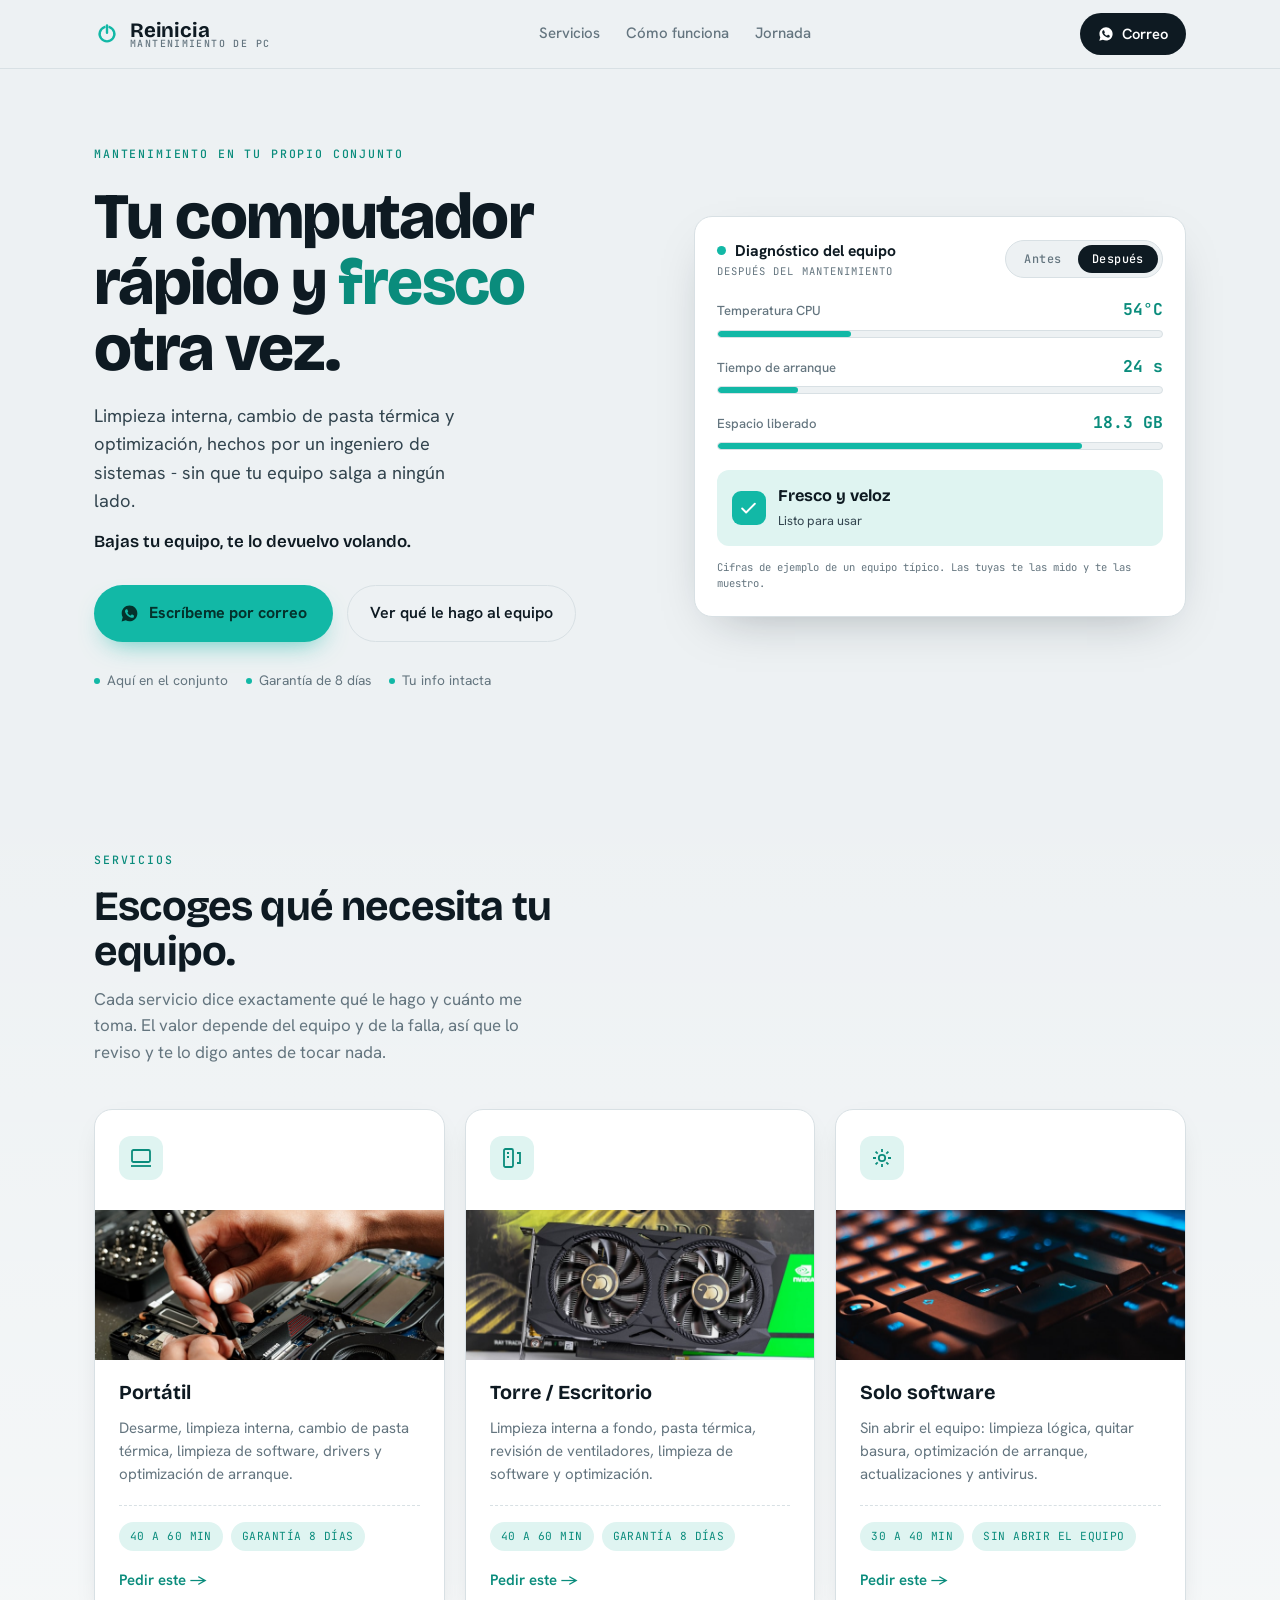
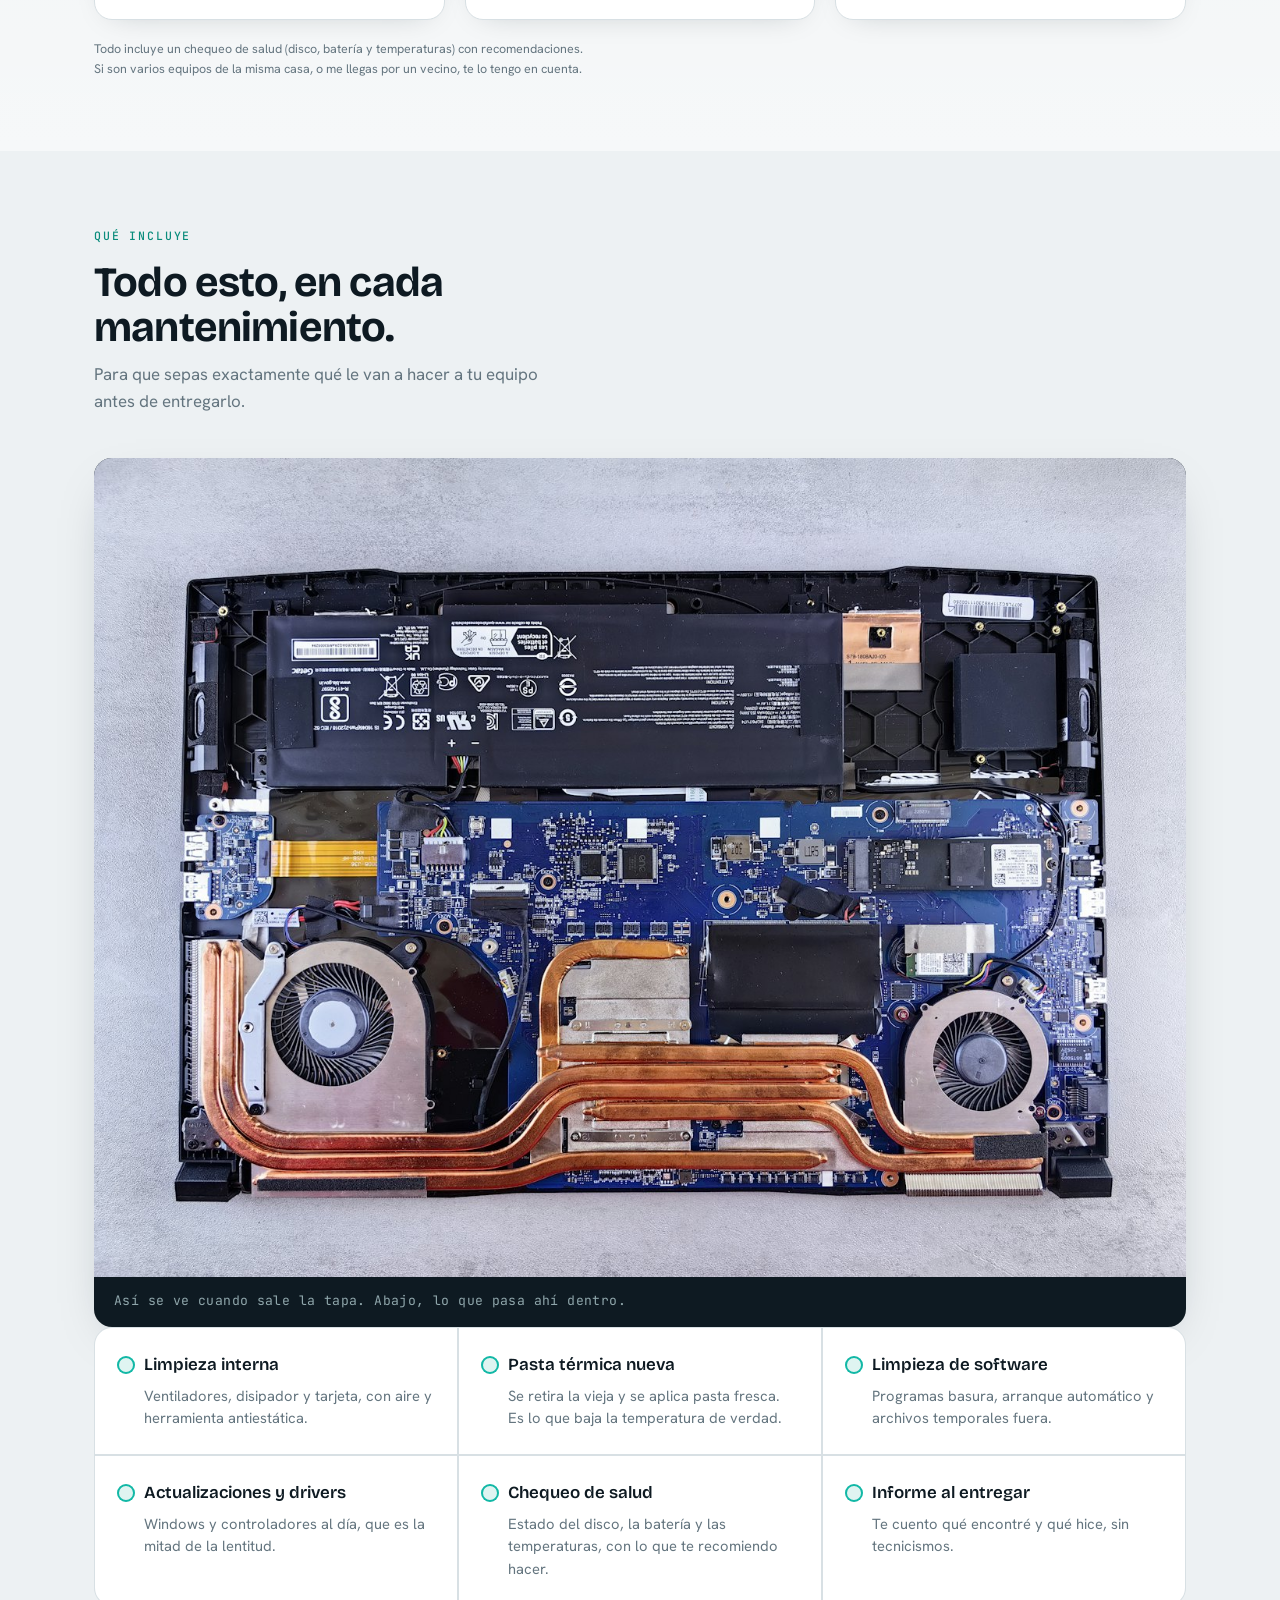
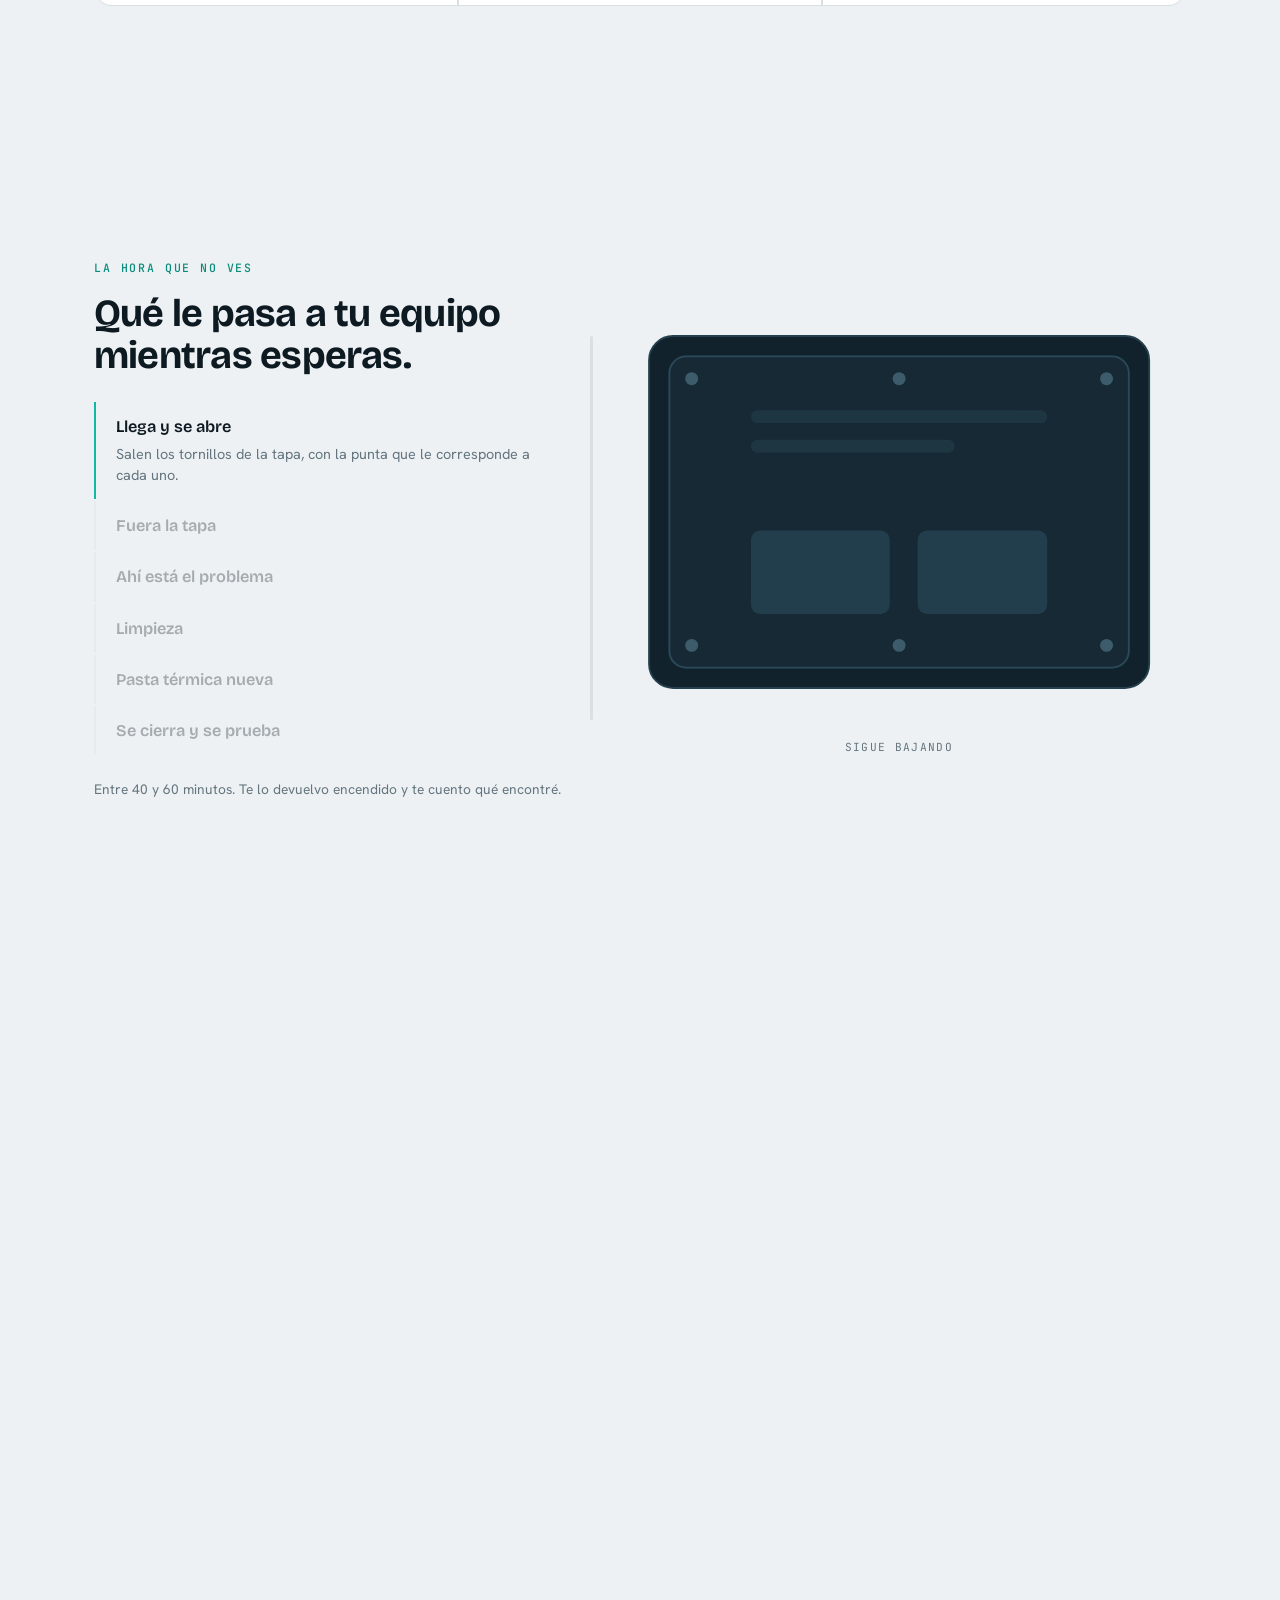
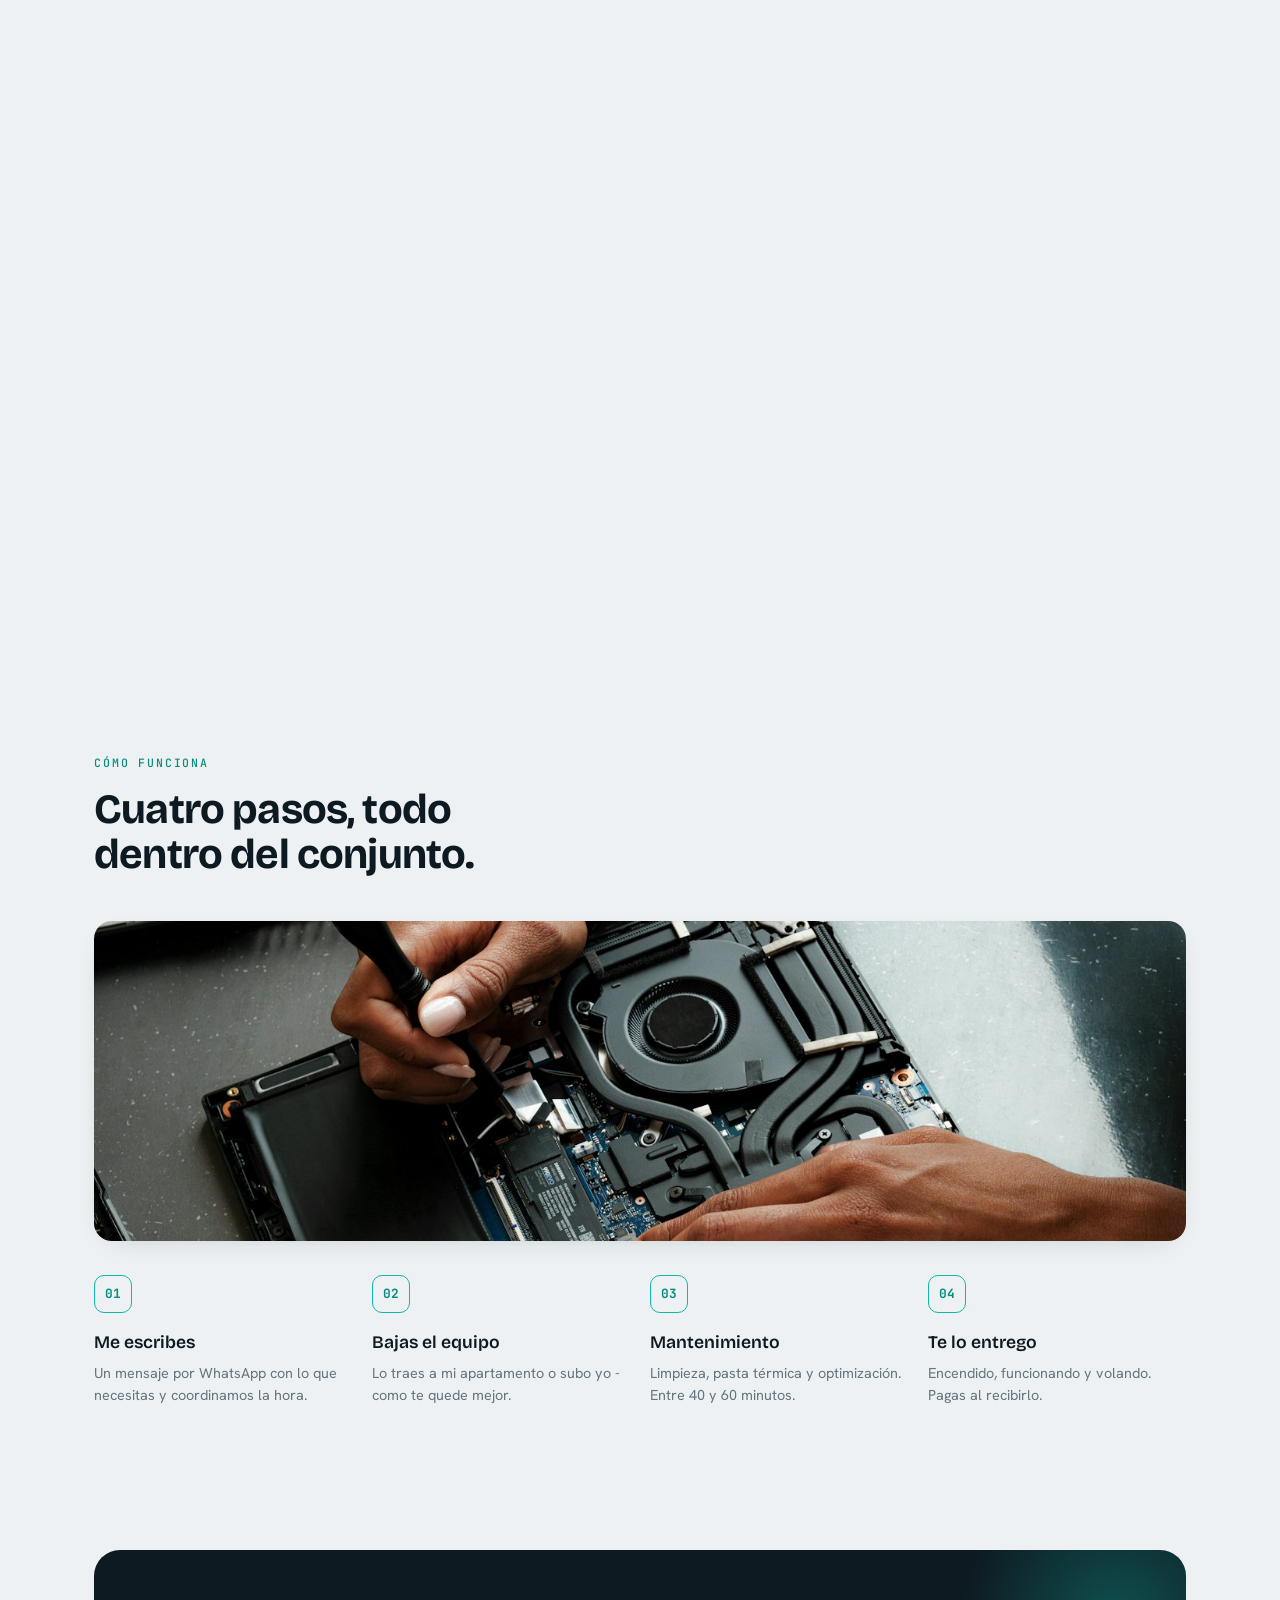
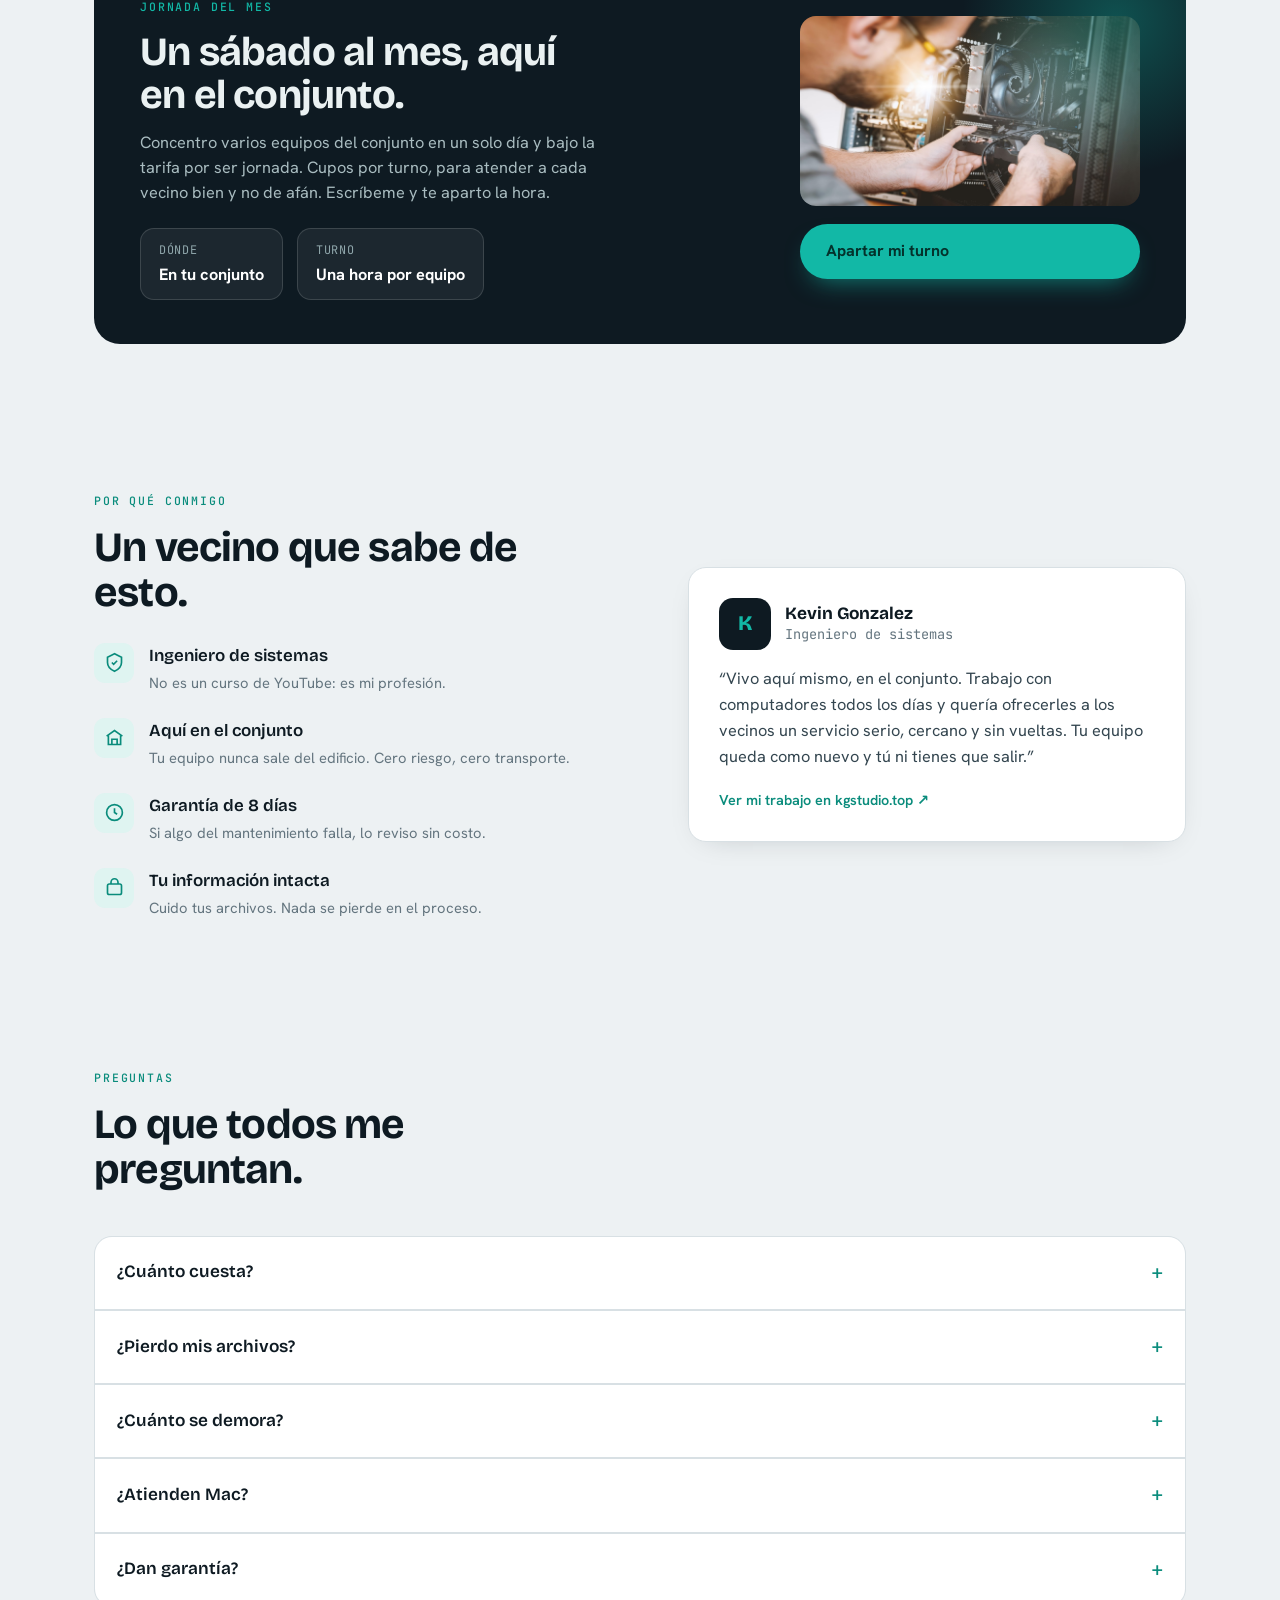
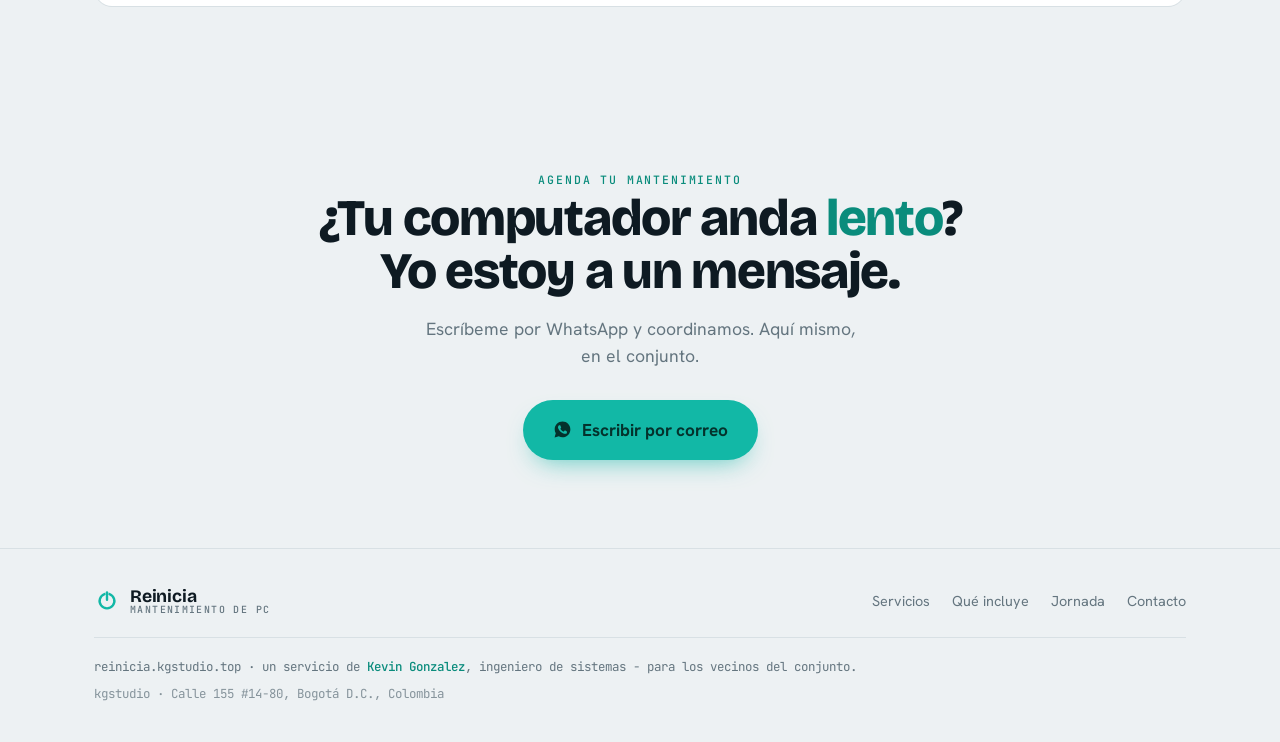
<file: index.html>
<!DOCTYPE html>
<html lang="es">
<head>
<meta charset="UTF-8">
<meta name="viewport" content="width=device-width, initial-scale=1.0, viewport-fit=cover">
<title>Mantenimiento de computadores en Bogotá · Reinicia (kgstudio)</title>
<!-- 204 caracteres se cortaban a 160 en el resultado de busqueda. Esta cabe. -->
<meta name="description" content="Mantenimiento de computadores a domicilio en Bogotá, hecho por un ingeniero de sistemas. Reviso el equipo, te digo qué tiene y qué vale antes de tocarlo. Garantía de 8 días.">
<link rel="canonical" href="https://reinicia.kgstudio.top/">
<meta name="author" content="Kevin Gonzalez">
<meta name="robots" content="index, follow, max-image-preview:large, max-snippet:-1">
<meta name="geo.region" content="CO-DC">
<meta name="geo.placename" content="Bogotá">
<meta property="og:type" content="website">
<meta property="og:url" content="https://reinicia.kgstudio.top/">
<meta property="og:site_name" content="Reinicia · kgstudio">
<meta property="og:title" content="Reinicia · Mantenimiento de computadores en Bogotá">
<meta property="og:image" content="https://reinicia.kgstudio.top/og.png">
<meta property="og:image:width" content="1200">
<meta property="og:image:height" content="630">
<meta property="og:image:alt" content="reinicia - mantenimiento de computadores a domicilio en Bogotá">
<meta name="twitter:card" content="summary_large_image">
<meta name="twitter:image" content="https://reinicia.kgstudio.top/og.png">
<meta property="og:description" content="Limpieza, pasta térmica y optimización, con garantía de 8 días. Lo hace un ingeniero de sistemas, no un local de esquina.">
<meta property="og:locale" content="es_CO">
<meta name="theme-color" content="#12B8A6">
<link rel="icon" href="data:image/svg+xml,%3Csvg xmlns='http://www.w3.org/2000/svg' viewBox='0 0 120 120'%3E%3Crect width='120' height='120' rx='26' fill='%230E1A22'/%3E%3Cg fill='none' stroke='%2312B8A6' stroke-width='11' stroke-linecap='round'%3E%3Cpath d='M71.6 28.1 A34 34 0 1 1 48.4 28.1'/%3E%3Cline x1='60' y1='20' x2='60' y2='54'/%3E%3C/g%3E%3C/svg%3E">
<link rel="preconnect" href="https://fonts.googleapis.com">
<link rel="preconnect" href="https://fonts.gstatic.com" crossorigin>
<link href="https://fonts.googleapis.com/css2?family=Bricolage+Grotesque:opsz,wght@12..96,500;12..96,600;12..96,700;12..96,800&family=Hanken+Grotesk:wght@400;500;600;700&family=JetBrains+Mono:wght@400;500;700&display=swap" rel="stylesheet">
<link rel="stylesheet" href="styles.css">

<!--
  El negocio se declara con el mismo `@id` que en kgstudio.top y con el mismo
  nombre y dirección que la ficha de Google Business ("kgstudio", Calle 155
  #14-80). Esa terna -nombre, dirección, sitio web idénticos en los tres
  lados- es lo que hace que Google una la ficha del mapa con esta página.
  Si cambias uno, cambia los tres o el vínculo se rompe.

  Reinicia no es otro negocio: es el servicio de mantenimiento que presta
  kgstudio, y así está escrito abajo.
-->
<script type="application/ld+json">
{
  "@context": "https://schema.org",
  "@graph": [
    {
      "@type": "ProfessionalService",
      "@id": "https://kgstudio.top/#kgstudio",
      "additionalType": "https://en.wikipedia.org/wiki/Computer_repair_technician",
      "name": "kgstudio",
      "alternateName": ["KG Studio", "Reinicia"],
      "url": "https://kgstudio.top/",
      "description": "Mantenimiento de computadores y desarrollo de software en Bogotá, a cargo del ingeniero de sistemas Kevin Gonzalez.",
      "email": "kgagudelo@gmail.com",
      "currenciesAccepted": "COP",
      "paymentAccepted": "Efectivo, Nequi, Daviplata, transferencia",
      "knowsLanguage": ["es", "en"],
      "address": {
        "@type": "PostalAddress",
        "streetAddress": "Calle 155 #14-80",
        "addressLocality": "Bogotá",
        "addressRegion": "Bogotá D.C.",
        "addressCountry": "CO"
      },
      "areaServed": { "@type": "City", "name": "Bogotá", "containedInPlace": { "@type": "Country", "name": "Colombia" } },
      "founder": { "@id": "https://kgstudio.top/#kevin" },
      "employee": { "@id": "https://kgstudio.top/#kevin" },
      "identifier": {
        "@type": "PropertyValue",
        "propertyID": "Google Knowledge Graph MID",
        "value": "/g/11zds2s_mr"
      },
      "sameAs": [
        "https://www.google.com/search?kgmid=/g/11zds2s_mr",
        "https://github.com/revkelo",
        "https://www.linkedin.com/in/kagonzalezdev"
      ],
      "makesOffer": { "@id": "https://reinicia.kgstudio.top/#servicio" }
    },
    {
      "@type": "Person",
      "@id": "https://kgstudio.top/#kevin",
      "name": "Kevin Gonzalez",
      "alternateName": "kagonzalezdev",
      "url": "https://kgstudio.top/",
      "jobTitle": "Ingeniero de sistemas",
      "sameAs": [
        "https://github.com/revkelo",
        "https://www.linkedin.com/in/kagonzalezdev"
      ]
    },
    {
      "@type": "Service",
      "@id": "https://reinicia.kgstudio.top/#servicio",
      "name": "Reinicia - mantenimiento de computadores",
      "serviceType": "Mantenimiento y reparación de computadores",
      "url": "https://reinicia.kgstudio.top/",
      "description": "Limpieza interna, cambio de pasta térmica, limpieza de software, drivers, optimización de arranque y chequeo de salud del equipo. Con garantía de 8 días.",
      "provider": { "@id": "https://kgstudio.top/#kgstudio" },
      "areaServed": { "@type": "City", "name": "Bogotá" },
      "availableLanguage": "es",
      "hasOfferCatalog": {
        "@type": "OfferCatalog",
        "name": "Mantenimiento de computadores",
        "itemListElement": [
          {
            "@type": "Offer",
            "name": "Mantenimiento de portátil",
            "description": "Desarme, limpieza interna, cambio de pasta térmica, limpieza de software, drivers y optimización de arranque.",
            "availability": "https://schema.org/InStock"
          },
          {
            "@type": "Offer",
            "name": "Mantenimiento de torre o computador de escritorio",
            "description": "Limpieza interna a fondo, pasta térmica, revisión de ventiladores, limpieza de software y optimización.",
            "availability": "https://schema.org/InStock"
          },
          {
            "@type": "Offer",
            "name": "Mantenimiento solo software",
            "description": "Sin abrir el equipo: limpieza lógica, quitar basura, optimización de arranque, actualizaciones y antivirus.",
            "availability": "https://schema.org/InStock"
          }
        ]
      }
    },
    {
      "@type": "WebPage",
      "@id": "https://reinicia.kgstudio.top/#pagina",
      "url": "https://reinicia.kgstudio.top/",
      "name": "Mantenimiento de computadores en Bogotá · Reinicia",
      "inLanguage": "es-CO",
      "about": { "@id": "https://reinicia.kgstudio.top/#servicio" },
      "author": { "@id": "https://kgstudio.top/#kevin" },
      "publisher": { "@id": "https://kgstudio.top/#kgstudio" }
    }
  ]
}
</script>

<script type="application/ld+json">
{
  "@context": "https://schema.org",
  "@type": "FAQPage",
  "@id": "https://reinicia.kgstudio.top/#faq",
  "url": "https://reinicia.kgstudio.top/",
  "inLanguage": "es-CO",
  "about": { "@id": "https://reinicia.kgstudio.top/#servicio" },
  "mainEntity": [
    { "@type": "Question", "name": "¿Cuánto cuesta?", "acceptedAnswer": { "@type": "Answer", "text": "Depende del equipo y de la falla. Escríbeme, reviso el caso y te doy el valor exacto antes de tocar nada. Preguntar no cuesta." } },
    { "@type": "Question", "name": "¿Pierdo mis archivos?", "acceptedAnswer": { "@type": "Answer", "text": "No. Antes de formatear o cambiar un disco hago una copia de tus documentos, fotos y descargas, y te la entrego junto con el equipo." } },
    { "@type": "Question", "name": "¿Cuánto se demora?", "acceptedAnswer": { "@type": "Answer", "text": "El mantenimiento toma entre 40 y 60 minutos. Si hay que cambiar una pieza, depende del repuesto y te aviso el tiempo cuando te paso el precio." } },
    { "@type": "Question", "name": "¿Dan garantía?", "acceptedAnswer": { "@type": "Answer", "text": "Sí. El mantenimiento queda garantizado 8 días. Si algo falla por lo que hice, lo reviso sin costo." } }
  ]
}
</script>
</head>
<body>

<a class="skip" href="#servicios">Ir a los servicios</a>

<!-- NAV -->
<header class="nav">
  <div class="wrap nav-inner">
    <a class="brand" href="#top">
      <svg class="logo-mark" viewBox="0 0 120 120" aria-hidden="true"><g fill="none" stroke="#12B8A6" stroke-width="11" stroke-linecap="round"><path d="M71.6 28.1 A34 34 0 1 1 48.4 28.1"/><line x1="60" y1="20" x2="60" y2="54"/></g></svg>
      <span class="brand-text">Reinicia<small>Mantenimiento de PC</small></span>
    </a>

    <nav class="nav-links" aria-label="Secciones">
      <a href="#servicios">Servicios</a>
      <a href="#proceso">Cómo funciona</a>
      <a href="#jornada">Jornada</a>
    </nav>

    <!-- `data-alt` es el texto que se usa mientras no haya numero: el boton
         cae al correo y lo dice, en vez de prometer un WhatsApp que no abre. -->
    <a class="nav-cta" data-wa data-alt="Correo" data-msg="Hola Kevin, quiero agendar un mantenimiento de mi computador.">
      <svg viewBox="0 0 24 24" fill="currentColor" aria-hidden="true"><path d="M12.04 2c-5.46 0-9.9 4.44-9.9 9.9 0 1.75.46 3.45 1.32 4.95L2 22l5.3-1.38c1.45.79 3.08 1.21 4.74 1.21 5.46 0 9.9-4.44 9.9-9.9S17.5 2 12.04 2zm5.8 14.02c-.24.68-1.4 1.3-1.94 1.34-.5.05-1.13.07-1.82-.11-.42-.13-.96-.31-1.65-.61-2.9-1.25-4.8-4.17-4.94-4.37-.15-.2-1.18-1.57-1.18-2.99s.75-2.12 1.01-2.41c.27-.29.58-.36.78-.36.19 0 .39 0 .56.01.18.01.42-.07.66.5.24.58.82 2 .89 2.14.07.15.12.32.02.51-.09.2-.14.32-.27.49-.14.17-.29.37-.41.5-.14.14-.28.29-.12.57.16.28.71 1.17 1.53 1.9 1.05.94 1.94 1.23 2.22 1.37.27.14.43.12.59-.07.16-.2.68-.79.86-1.06.18-.27.36-.22.61-.13.24.09 1.55.73 1.82.86.27.14.45.2.51.31.07.11.07.63-.17 1.31z"/></svg>
      <span data-rotulo>WhatsApp</span>
    </a>
  </div>
</header>

<main id="top">

<!-- HERO -->
<section class="hero">
  <div class="wrap hero-grid">
    <div>
      <span class="eyebrow">Mantenimiento en tu propio conjunto</span>
      <h1>Tu computador<br>rápido y <span class="cool">fresco</span> otra vez.</h1>
      <p class="lead">Limpieza interna, cambio de pasta térmica y optimización, hechos por un ingeniero de sistemas - sin que tu equipo salga a ningún lado.</p>
      <p class="sig">Bajas tu equipo, te lo devuelvo volando.</p>
      <div class="hero-ctas">
        <a class="btn-primary" data-wa data-alt="Escríbeme por correo" data-msg="Hola Kevin, quiero agendar un mantenimiento de mi computador.">
          <svg viewBox="0 0 24 24" fill="currentColor" aria-hidden="true"><path d="M12.04 2c-5.46 0-9.9 4.44-9.9 9.9 0 1.75.46 3.45 1.32 4.95L2 22l5.3-1.38c1.45.79 3.08 1.21 4.74 1.21 5.46 0 9.9-4.44 9.9-9.9S17.5 2 12.04 2zm5.8 14.02c-.24.68-1.4 1.3-1.94 1.34-.5.05-1.13.07-1.82-.11-.42-.13-.96-.31-1.65-.61-2.9-1.25-4.8-4.17-4.94-4.37-.15-.2-1.18-1.57-1.18-2.99s.75-2.12 1.01-2.41c.27-.29.58-.36.78-.36.19 0 .39 0 .56.01.18.01.42-.07.66.5.24.58.82 2 .89 2.14.07.15.12.32.02.51-.09.2-.14.32-.27.49-.14.17-.29.37-.41.5-.14.14-.28.29-.12.57.16.28.71 1.17 1.53 1.9 1.05.94 1.94 1.23 2.22 1.37.27.14.43.12.59-.07.16-.2.68-.79.86-1.06.18-.27.36-.22.61-.13.24.09 1.55.73 1.82.86.27.14.45.2.51.31.07.11.07.63-.17 1.31z"/></svg>
          <span data-rotulo>Escríbeme por WhatsApp</span>
        </a>
        <a class="btn-ghost" href="#incluye">Ver qué le hago al equipo</a>
      </div>
      <div class="hero-tags">
        <span>Aquí en el conjunto</span>
        <span>Garantía de 8 días</span>
        <span>Tu info intacta</span>
      </div>
    </div>

    <!-- FIRMA: tarjeta de diagnóstico -->
    <div class="diag" id="diag">
      <div class="diag-top">
        <div>
          <div class="diag-title"><span class="pulse" aria-hidden="true"></span>Diagnóstico del equipo</div>
          <div class="diag-sub" id="diagSub">Después del mantenimiento</div>
        </div>
        <div class="toggle" role="group" aria-label="Ver antes o después del mantenimiento">
          <button type="button" id="btnAntes" aria-pressed="false">Antes</button>
          <button type="button" id="btnDespues" class="on" aria-pressed="true">Después</button>
        </div>
      </div>

      <div class="diag-rows">
        <div class="row">
          <div class="row-head"><span class="row-label">Temperatura CPU</span><span class="row-val cool" id="vTemp">54°C</span></div>
          <div class="meter"><i id="mTemp"></i></div>
        </div>
        <div class="row">
          <div class="row-head"><span class="row-label">Tiempo de arranque</span><span class="row-val cool" id="vBoot">24 s</span></div>
          <div class="meter"><i id="mBoot"></i></div>
        </div>
        <div class="row">
          <div class="row-head"><span class="row-label">Espacio liberado</span><span class="row-val cool" id="vDisk">18.3 GB</span></div>
          <div class="meter"><i id="mDisk"></i></div>
        </div>
      </div>

      <div class="diag-status" id="status">
        <div class="ico" id="statusIco">
          <svg viewBox="0 0 24 24" fill="none" stroke="currentColor" stroke-width="2.4" stroke-linecap="round" stroke-linejoin="round"><path d="M20 6 9 17l-5-5"/></svg>
        </div>
        <div><b id="statusTitle">Fresco y veloz</b><span id="statusSub">Listo para usar</span></div>
      </div>

      <p class="diag-foot">Cifras de ejemplo de un equipo típico. Las tuyas te las mido y te las muestro.</p>
    </div>

  </div>
</section>

<!-- SERVICIOS -->
<section class="services" id="servicios">
  <div class="wrap">
    <div class="sec-head reveal">
      <span class="eyebrow">Servicios</span>
      <h2>Escoges qué necesita tu equipo.</h2>
      <p>Cada servicio dice exactamente qué le hago y cuánto me toma. El valor depende del equipo y de la falla, así que lo reviso y te lo digo antes de tocar nada.</p>
    </div>
    <div class="svc-grid">

      <div class="card reveal">
        <div class="ic"><svg viewBox="0 0 24 24" fill="none" stroke="currentColor" stroke-width="1.8" aria-hidden="true"><rect x="3" y="4" width="18" height="12" rx="1.5"/><path d="M2 20h20"/></svg></div>
        <img class="svc-foto" src="img/svc-portatil.jpg" alt="Un portátil abierto sobre la mesa de trabajo, con sus componentes a la vista." width="760" height="420" loading="lazy" decoding="async">
        <h3>Portátil</h3>
        <p>Desarme, limpieza interna, cambio de pasta térmica, limpieza de software, drivers y optimización de arranque.</p>
        <div class="card-meta"><span class="chip">40 a 60 min</span><span class="chip">Garantía 8 días</span></div>
        <a class="card-cta" data-wa data-msg="Hola Kevin, quiero un mantenimiento para mi portátil.">Pedir este →</a>
      </div>

      <div class="card reveal">
        <div class="ic"><svg viewBox="0 0 24 24" fill="none" stroke="currentColor" stroke-width="1.8" aria-hidden="true"><rect x="4" y="3" width="9" height="18" rx="1.5"/><path d="M17 7h3v10h-3M7 7h2M7 11h2"/></svg></div>
        <img class="svc-foto" src="img/svc-torre.jpg" alt="Primer plano del ventilador de refrigeración de una tarjeta dentro de una torre." width="760" height="420" loading="lazy" decoding="async">
        <h3>Torre / Escritorio</h3>
        <p>Limpieza interna a fondo, pasta térmica, revisión de ventiladores, limpieza de software y optimización.</p>
        <div class="card-meta"><span class="chip">40 a 60 min</span><span class="chip">Garantía 8 días</span></div>
        <a class="card-cta" data-wa data-msg="Hola Kevin, quiero un mantenimiento para mi torre de escritorio.">Pedir este →</a>
      </div>

      <div class="card reveal">
        <div class="ic"><svg viewBox="0 0 24 24" fill="none" stroke="currentColor" stroke-width="1.8" aria-hidden="true"><path d="M12 3v3M12 18v3M3 12h3M18 12h3M5.6 5.6l2.1 2.1M16.3 16.3l2.1 2.1M18.4 5.6l-2.1 2.1M7.7 16.3l-2.1 2.1"/><circle cx="12" cy="12" r="3.2"/></svg></div>
        <img class="svc-foto" src="img/svc-software.jpg" alt="Primer plano de un teclado de computador iluminado." width="760" height="420" loading="lazy" decoding="async">
        <h3>Solo software</h3>
        <p>Sin abrir el equipo: limpieza lógica, quitar basura, optimización de arranque, actualizaciones y antivirus.</p>
        <div class="card-meta"><span class="chip">30 a 40 min</span><span class="chip">Sin abrir el equipo</span></div>
        <a class="card-cta" data-wa data-msg="Hola Kevin, quiero el servicio de solo software.">Pedir este →</a>
      </div>

    </div>
    <p class="price-note reveal">Todo incluye un chequeo de salud (disco, batería y temperaturas) con recomendaciones. Si son varios equipos de la misma casa, o me llegas por un vecino, te lo tengo en cuenta.</p>
  </div>
</section>

<!-- QUÉ INCLUYE -->
<section id="incluye">
  <div class="wrap">
    <div class="sec-head reveal">
      <span class="eyebrow">Qué incluye</span>
      <h2>Todo esto, en cada mantenimiento.</h2>
      <p>Para que sepas exactamente qué le van a hacer a tu equipo antes de entregarlo.</p>
    </div>

    <!-- ── EL CORTE ─────────────────────────────────────────────────────
         La página era una lista de cosas que pasan dentro de una tapa que
         el dueño del equipo nunca abre. Este es el mismo texto, dibujado:
         dónde está cada pieza que se toca y por qué se calienta.

         Va dibujado y no fotografiado a propósito. Una foto de un portátil
         destapado es de un portátil concreto -el de alguien- y aquí no hay
         ninguno que enseñar; el dibujo señala lo que hace falta señalar y
         no envejece con el modelo. -->
    <figure class="corte-foto solo">
      <img src="img/placa-desmontada.jpg" alt="Un portátil destapado por debajo: la batería arriba, la placa azul en el medio y los dos ventiladores unidos por los tubos de cobre del disipador."
           width="1400" height="1050" loading="lazy" decoding="async">
      <figcaption>Así se ve cuando sale la tapa. Abajo, lo que pasa ahí dentro.</figcaption>
    </figure>

    <ul class="checks">
      <li class="reveal"><b>Limpieza interna</b><span>Ventiladores, disipador y tarjeta, con aire y herramienta antiestática.</span></li>
      <li class="reveal"><b>Pasta térmica nueva</b><span>Se retira la vieja y se aplica pasta fresca. Es lo que baja la temperatura de verdad.</span></li>
      <li class="reveal"><b>Limpieza de software</b><span>Programas basura, arranque automático y archivos temporales fuera.</span></li>
      <li class="reveal"><b>Actualizaciones y drivers</b><span>Windows y controladores al día, que es la mitad de la lentitud.</span></li>
      <li class="reveal"><b>Chequeo de salud</b><span>Estado del disco, la batería y las temperaturas, con lo que te recomiendo hacer.</span></li>
      <li class="reveal"><b>Informe al entregar</b><span>Te cuento qué encontré y qué hice, sin tecnicismos.</span></li>
    </ul>
  </div>
</section>

<!-- ── LA SECUENCIA ─────────────────────────────────────────────────
     La hora de mantenimiento, cuadro a cuadro, y la que manda es la rueda
     del ratón: la sección se queda quieta mientras se scrollea y el dibujo
     avanza de paso en paso. Es lo que el dueño del equipo no ve nunca,
     porque pasa con la tapa fuera y él no está delante.

     Los seis cuadros comparten el mismo chasis dibujado; lo que cambia es
     qué capas se ven. Así no hay seis dibujos que se contradigan entre
     ellos cuando uno se retoca, que es lo que pasa con una animación hecha
     de seis imágenes sueltas. -->
<section id="mantenimiento" class="secuencia" aria-labelledby="secuencia-h">
  <div class="secuencia-alto">
    <div class="secuencia-fija">
      <div class="wrap secuencia-cuerpo">

        <div class="secuencia-texto">
          <span class="eyebrow">La hora que no ves</span>
          <h2 id="secuencia-h">Qué le pasa a tu equipo mientras esperas.</h2>

          <ol class="secuencia-pasos">
            <li data-paso="0"><b>Llega y se abre</b><span>Salen los tornillos de la tapa, con la punta que le corresponde a cada uno.</span></li>
            <li data-paso="1"><b>Fuera la tapa</b><span>Aparece lo de adentro: ventiladores, disipador, disco y batería.</span></li>
            <li data-paso="2"><b>Ahí está el problema</b><span>El polvo tapa las aletas del disipador. El aire caliente deja de salir.</span></li>
            <li data-paso="3"><b>Limpieza</b><span>Aire a presión y pincel antiestático, ventilador por ventilador.</span></li>
            <li data-paso="4"><b>Pasta térmica nueva</b><span>Se retira la vieja, que ya está seca, y se aplica pasta fresca al procesador.</span></li>
            <li data-paso="5"><b>Se cierra y se prueba</b><span>Vuelve la tapa, enciende, y se mira la temperatura con el equipo trabajando.</span></li>
          </ol>

          <p class="secuencia-pie">Entre 40 y 60 minutos. Te lo devuelvo encendido y te cuento qué encontré.</p>
        </div>

        <div class="secuencia-lienzo">
          <div class="secuencia-rail" aria-hidden="true"><span></span></div>

          <svg viewBox="0 0 620 460" class="maq" role="img" aria-labelledby="maq-t maq-d">
            <title id="maq-t">Un mantenimiento, paso a paso</title>
            <desc id="maq-d">El portátil se destapa, se le quita el polvo del disipador y los
              ventiladores, se le cambia la pasta térmica del procesador y se cierra otra vez.</desc>

            <!-- El chasis, que está en los seis cuadros -->
            <rect x="40" y="40" width="540" height="380" rx="26" fill="#12222C" stroke="#24404E" stroke-width="2"/>
            <rect x="62" y="62" width="496" height="336" rx="18" fill="#0E1A22" stroke="#1E3642" stroke-width="1.5"/>

            <!-- Lo de adentro: aparece cuando sale la tapa -->
            <g class="capa adentro">
              <rect x="88" y="250" width="230" height="110" rx="12" fill="#162A35" stroke="#2A4A5A" stroke-width="1.5"/>
              <rect x="104" y="266" width="60" height="78" rx="6" fill="#1C3542"/>
              <rect x="172" y="266" width="60" height="78" rx="6" fill="#1C3542"/>
              <rect x="240" y="266" width="62" height="78" rx="6" fill="#1C3542"/>
              <rect x="88" y="96" width="150" height="76" rx="10" fill="#162A35" stroke="#2A4A5A" stroke-width="1.5"/>
              <circle cx="163" cy="134" r="24" fill="none" stroke="#2A4A5A" stroke-width="1.5"/>
              <rect x="258" y="100" width="132" height="24" rx="5" fill="#162A35" stroke="#2A4A5A" stroke-width="1.5"/>
              <rect x="258" y="136" width="132" height="24" rx="5" fill="#162A35" stroke="#2A4A5A" stroke-width="1.5"/>

              <!-- El disipador: el tubo que va del procesador al ventilador -->
              <path d="M372 250 L372 190 Q372 172 390 172 L470 172" fill="none" stroke="#12B8A6" stroke-width="14" stroke-linecap="round" opacity=".5"/>
              <path d="M372 250 L372 190 Q372 172 390 172 L470 172" fill="none" stroke="#12B8A6" stroke-width="5" stroke-linecap="round"/>
              <g class="aletas" stroke="#2A4A5A" stroke-width="2">
                <path d="M408 154v36M422 154v36M436 154v36M450 154v36M464 154v36"/>
              </g>

              <!-- El ventilador -->
              <circle cx="470" cy="250" r="62" fill="#162A35" stroke="#2A4A5A" stroke-width="1.5"/>
              <circle cx="470" cy="250" r="50" fill="#0E1A22" stroke="#24404E" stroke-width="1.5"/>
              <g class="aspas" fill="none" stroke="#12B8A6" stroke-width="4" stroke-linecap="round" opacity=".85">
                <path d="M470 250 C487 231 497 228 504 235 C489 238 482 243 470 250"/>
                <path d="M470 250 C489 267 492 277 485 284 C482 268 477 261 470 250"/>
                <path d="M470 250 C451 269 441 272 434 265 C450 262 457 257 470 250"/>
                <path d="M470 250 C451 233 448 223 455 216 C458 232 463 239 470 250"/>
              </g>
              <circle cx="470" cy="250" r="10" fill="#12B8A6"/>

              <!-- El procesador y su pasta -->
              <rect x="336" y="250" width="72" height="72" rx="8" fill="#1C3542" stroke="#2A4A5A" stroke-width="1.5"/>
              <g class="pasta-vieja">
                <rect x="352" y="266" width="40" height="40" rx="4" fill="#7E7468"/>
                <g stroke="#5E564C" stroke-width="1.6" fill="none">
                  <path d="M356 276h14l6 8-8 10M382 270l-6 12 10 6M360 296l8-4"/>
                </g>
              </g>
              <g class="pasta-nueva">
                <rect x="352" y="266" width="40" height="40" rx="4" fill="#C9D6DA"/>
                <circle cx="372" cy="286" r="9" fill="#E8EFF1"/>
              </g>
            </g>

            <!-- El polvo: se ve en cuanto se abre y se va con la limpieza -->
            <g class="capa polvo" fill="#8A7F6E">
              <circle cx="415" cy="160" r="4"/><circle cx="429" cy="176" r="3.2"/>
              <circle cx="443" cy="158" r="3.6"/><circle cx="457" cy="178" r="4.2"/>
              <circle cx="466" cy="160" r="3"/><circle cx="436" cy="192" r="3.4"/>
              <circle cx="452" cy="222" r="4"/><circle cx="488" cy="228" r="3.4"/>
              <circle cx="500" cy="262" r="4.4"/><circle cx="482" cy="290" r="3.6"/>
              <circle cx="446" cy="284" r="3"/><circle cx="430" cy="246" r="3.8"/>
              <circle cx="398" cy="176" r="3"/><circle cx="470" cy="200" r="3.2"/>
            </g>

            <!-- La tapa, que sale en el cuadro 2 y vuelve en el 6 -->
            <g class="capa tapa">
              <rect x="62" y="62" width="496" height="336" rx="18" fill="#162934" stroke="#2A4A5A" stroke-width="2"/>
              <rect x="150" y="120" width="320" height="14" rx="7" fill="#1E3642"/>
              <rect x="150" y="152" width="220" height="14" rx="7" fill="#1E3642"/>
              <g fill="#223E4C">
                <rect x="150" y="250" width="150" height="90" rx="10"/>
                <rect x="330" y="250" width="140" height="90" rx="10"/>
              </g>
            </g>

            <!-- Los tornillos: salen en el cuadro 1 -->
            <g class="capa tornillos" fill="#3C5C6B">
              <circle class="t" cx="86" cy="86" r="7"/>
              <circle class="t" cx="534" cy="86" r="7"/>
              <circle class="t" cx="86" cy="374" r="7"/>
              <circle class="t" cx="534" cy="374" r="7"/>
              <circle class="t" cx="310" cy="86" r="7"/>
              <circle class="t" cx="310" cy="374" r="7"/>
            </g>

            <!-- El termómetro, que baja cuando el trabajo está hecho -->
            <g class="capa termo">
              <rect x="404" y="352" width="152" height="46" rx="14" fill="#0B161D" stroke="#24404E" stroke-width="1.5"/>
              <text class="termo-num termo-antes" x="480" y="383" text-anchor="middle">86°C</text>
              <text class="termo-num termo-despues" x="480" y="383" text-anchor="middle">54°C</text>
            </g>
          </svg>

          <p class="secuencia-nota" aria-hidden="true">Sigue bajando</p>
        </div>

      </div>
    </div>
  </div>
</section>

<!-- PROCESO -->
<section id="proceso">
  <div class="wrap">
    <div class="sec-head reveal">
      <span class="eyebrow">Cómo funciona</span>
      <h2>Cuatro pasos, todo dentro del conjunto.</h2>
    </div>
    <figure class="proceso-foto reveal">
      <img src="img/portatil-abierto.jpg" alt="Dos manos con un destornillador trabajando sobre un portátil abierto, con la tapa y el juego de puntas al lado."
           width="1400" height="1867" loading="lazy" decoding="async">
    </figure>
    <div class="steps">
      <div class="step reveal"><div class="num">01</div><h4>Me escribes</h4><p>Un mensaje por WhatsApp con lo que necesitas y coordinamos la hora.</p></div>
      <div class="step reveal"><div class="num">02</div><h4>Bajas el equipo</h4><p>Lo traes a mi apartamento o subo yo - como te quede mejor.</p></div>
      <div class="step reveal"><div class="num">03</div><h4>Mantenimiento</h4><p>Limpieza, pasta térmica y optimización. Entre 40 y 60 minutos.</p></div>
      <div class="step reveal"><div class="num">04</div><h4>Te lo entrego</h4><p>Encendido, funcionando y volando. Pagas al recibirlo.</p></div>
    </div>
  </div>
</section>

<!-- JORNADA -->
<section id="jornada">
  <div class="wrap reveal">
    <div class="jornada-wrap">
      <div class="jornada-inner">
        <div class="txt">
          <span class="eyebrow">Jornada del mes</span>
          <h2>Un sábado al mes, aquí en el conjunto.</h2>
          <p>Concentro varios equipos del conjunto en un solo día y bajo la tarifa por ser jornada. Cupos por turno, para atender a cada vecino bien y no de afán. Escríbeme y te aparto la hora.</p>
          <div class="jornada-prices">
            <div class="jchip"><div class="l">Dónde</div><div class="v">En tu conjunto</div></div>
            <div class="jchip"><div class="l">Turno</div><div class="v">Una hora por equipo</div></div>
          </div>
        </div>
        <div class="jornada-lado">
          <img src="img/torre-ventilador.jpg" alt="Un técnico ajustando el disipador y el ventilador dentro de una torre abierta."
               width="1400" height="933" loading="lazy" decoding="async">
          <a class="btn-primary" data-wa data-msg="Hola Kevin, quiero apartar un turno para la jornada del mes.">Apartar mi turno</a>
        </div>
      </div>
    </div>
  </div>
</section>


<!-- CONFIANZA -->
<section id="confianza">
  <div class="wrap trust-grid">
    <div class="reveal">
      <div class="sec-head trust-head">
        <span class="eyebrow">Por qué conmigo</span>
        <h2>Un vecino que sabe de esto.</h2>
      </div>
      <div class="trust-list">
        <div class="trust-item"><div class="ic"><svg viewBox="0 0 24 24" fill="none" stroke="currentColor" stroke-width="1.9" aria-hidden="true"><path d="M12 2 4 6v6c0 5 3.5 8 8 10 4.5-2 8-5 8-10V6z"/><path d="m9 12 2 2 4-4"/></svg></div><div><b>Ingeniero de sistemas</b><span>No es un curso de YouTube: es mi profesión.</span></div></div>
        <div class="trust-item"><div class="ic"><svg viewBox="0 0 24 24" fill="none" stroke="currentColor" stroke-width="1.9" aria-hidden="true"><path d="M3 10.5 12 4l9 6.5"/><path d="M5 9.5V20h14V9.5"/><path d="M9 20v-6h6v6"/></svg></div><div><b>Aquí en el conjunto</b><span>Tu equipo nunca sale del edificio. Cero riesgo, cero transporte.</span></div></div>
        <div class="trust-item"><div class="ic"><svg viewBox="0 0 24 24" fill="none" stroke="currentColor" stroke-width="1.9" aria-hidden="true"><circle cx="12" cy="12" r="9"/><path d="M12 7v5l3 2"/></svg></div><div><b>Garantía de 8 días</b><span>Si algo del mantenimiento falla, lo reviso sin costo.</span></div></div>
        <div class="trust-item"><div class="ic"><svg viewBox="0 0 24 24" fill="none" stroke="currentColor" stroke-width="1.9" aria-hidden="true"><rect x="4" y="8" width="16" height="12" rx="2"/><path d="M8 8V6a4 4 0 0 1 8 0v2"/></svg></div><div><b>Tu información intacta</b><span>Cuido tus archivos. Nada se pierde en el proceso.</span></div></div>
      </div>
    </div>
    <div class="signoff reveal">
      <div class="who">
        <div class="av">K</div>
        <div><b>Kevin Gonzalez</b><span>Ingeniero de sistemas</span></div>
      </div>
      <q>Vivo aquí mismo, <span id="torreTexto">en el conjunto</span>. Trabajo con computadores todos los días y quería ofrecerles a los vecinos un servicio serio, cercano y sin vueltas. Tu equipo queda como nuevo y tú ni tienes que salir.</q>
      <p class="signoff-link"><a href="https://kgstudio.top" target="_blank" rel="noopener">Ver mi trabajo en kgstudio.top ↗</a></p>
    </div>
  </div>
</section>

<!-- PREGUNTAS -->
<section id="preguntas">
  <div class="wrap">
    <div class="sec-head reveal">
      <span class="eyebrow">Preguntas</span>
      <h2>Lo que todos me preguntan.</h2>
    </div>
    <div class="faq">
      <details class="qa"><summary>¿Cuánto cuesta?</summary><p>Depende del equipo y de la falla, así que no pongo una lista que después no se cumpla. Escríbeme, reviso el caso y te doy el valor exacto antes de tocar nada. Preguntar no cuesta.</p></details>
      <details class="qa"><summary>¿Pierdo mis archivos?</summary><p>No. Antes de formatear o cambiar un disco hago una copia de tus documentos, fotos y descargas, y te la entrego junto con el equipo.</p></details>
      <details class="qa"><summary>¿Cuánto se demora?</summary><p>El mantenimiento toma entre 40 y 60 minutos. Si hay que cambiar una pieza depende del repuesto, y te aviso el tiempo estimado cuando te paso el precio.</p></details>
      <details class="qa"><summary>¿Atienden Mac?</summary><p>Sí para software, respaldos y configuración. Para cambio de piezas trabajo sobre todo equipos Windows: si es un Mac, escríbeme y te digo de una si puedo o no.</p></details>
      <details class="qa"><summary>¿Dan garantía?</summary><p>Sí, 8 días sobre el mantenimiento. Si algo falla por lo que hice, lo reviso sin costo. Los repuestos van con la garantía del fabricante.</p></details>
    </div>
  </div>
</section>

<!-- CTA FINAL -->
<section class="final" id="contacto">
  <div class="wrap reveal">
    <span class="eyebrow">Agenda tu mantenimiento</span>
    <h2>¿Tu computador anda <span class="cool">lento</span>?<br>Yo estoy a un mensaje.</h2>
    <p>Escríbeme por WhatsApp y coordinamos. Aquí mismo, en el conjunto.</p>
    <a class="btn-primary btn-lg" data-wa data-alt="Escribir por correo" data-msg="Hola Kevin, quiero agendar un mantenimiento de mi computador.">
      <svg viewBox="0 0 24 24" fill="currentColor" aria-hidden="true"><path d="M12.04 2c-5.46 0-9.9 4.44-9.9 9.9 0 1.75.46 3.45 1.32 4.95L2 22l5.3-1.38c1.45.79 3.08 1.21 4.74 1.21 5.46 0 9.9-4.44 9.9-9.9S17.5 2 12.04 2zm5.8 14.02c-.24.68-1.4 1.3-1.94 1.34-.5.05-1.13.07-1.82-.11-.42-.13-.96-.31-1.65-.61-2.9-1.25-4.8-4.17-4.94-4.37-.15-.2-1.18-1.57-1.18-2.99s.75-2.12 1.01-2.41c.27-.29.58-.36.78-.36.19 0 .39 0 .56.01.18.01.42-.07.66.5.24.58.82 2 .89 2.14.07.15.12.32.02.51-.09.2-.14.32-.27.49-.14.17-.29.37-.41.5-.14.14-.28.29-.12.57.16.28.71 1.17 1.53 1.9 1.05.94 1.94 1.23 2.22 1.37.27.14.43.12.59-.07.16-.2.68-.79.86-1.06.18-.27.36-.22.61-.13.24.09 1.55.73 1.82.86.27.14.45.2.51.31.07.11.07.63-.17 1.31z"/></svg>
      <span data-rotulo>Escribir por WhatsApp</span>
    </a>
  </div>
</section>

</main>

<footer>
  <div class="wrap foot-inner">
    <div class="brand">
      <svg class="logo-mark" viewBox="0 0 120 120" aria-hidden="true"><g fill="none" stroke="#12B8A6" stroke-width="11" stroke-linecap="round"><path d="M71.6 28.1 A34 34 0 1 1 48.4 28.1"/><line x1="60" y1="20" x2="60" y2="54"/></g></svg>
      <span class="brand-text">Reinicia<small>Mantenimiento de PC</small></span>
    </div>
    <div class="foot-links">
      <a href="#servicios">Servicios</a>
      <a href="#incluye">Qué incluye</a>
      <a href="#jornada">Jornada</a>
      <a href="#contacto">Contacto</a>
    </div>
    <!-- La dirección va escrita tal cual está en la ficha de Google Maps.
         Google compara los dos textos: si no coinciden, no une la ficha con
         esta página. No la "mejores" sin cambiarla también allá. -->
    <div class="foot-by">
      reinicia.kgstudio.top · un servicio de
      <a href="https://kgstudio.top" target="_blank" rel="noopener author">Kevin Gonzalez</a>,
      ingeniero de sistemas - para los vecinos del conjunto.
      <br>
      <span class="foot-nap">kgstudio · Calle 155 #14-80, Bogotá D.C., Colombia</span>
    </div>
  </div>
</footer>

<script src="datos.js" defer></script>
<script src="main.js" defer></script>
</body>
</html>
</file>
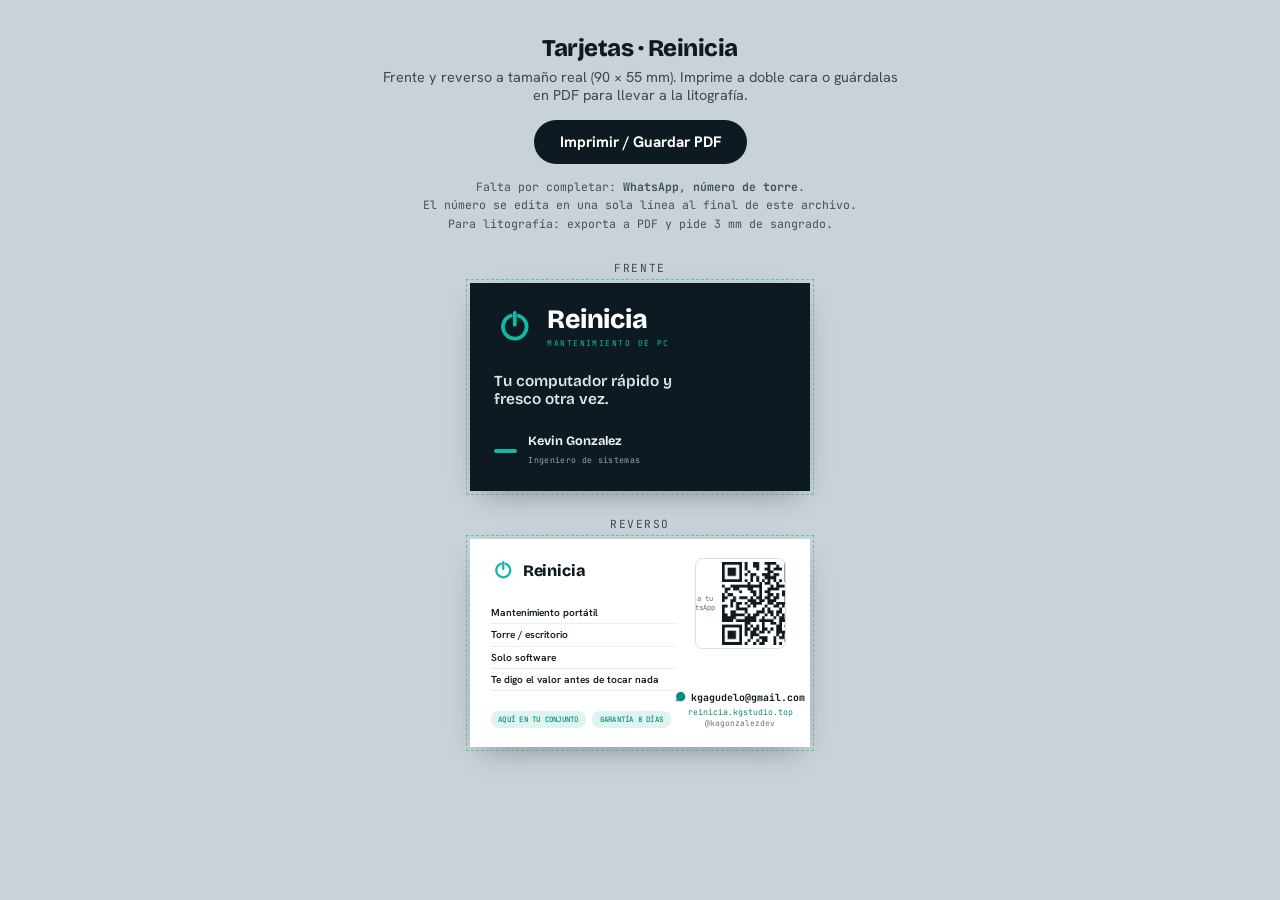
<file: tarjetas.html>
<!DOCTYPE html>
<html lang="es">
<head>
<meta charset="UTF-8">
<meta name="viewport" content="width=device-width, initial-scale=1.0">
<title>Reinicia · Tarjetas de presentación</title>
<meta name="robots" content="noindex">
<link rel="icon" href="data:image/svg+xml,%3Csvg xmlns='http://www.w3.org/2000/svg' viewBox='0 0 120 120'%3E%3Crect width='120' height='120' rx='26' fill='%230E1A22'/%3E%3Cg fill='none' stroke='%2312B8A6' stroke-width='11' stroke-linecap='round'%3E%3Cpath d='M71.6 28.1 A34 34 0 1 1 48.4 28.1'/%3E%3Cline x1='60' y1='20' x2='60' y2='54'/%3E%3C/g%3E%3C/svg%3E">
<link rel="preconnect" href="https://fonts.googleapis.com">
<link rel="preconnect" href="https://fonts.gstatic.com" crossorigin>
<link href="https://fonts.googleapis.com/css2?family=Bricolage+Grotesque:opsz,wght@12..96,600;12..96,700;12..96,800&family=Hanken+Grotesk:wght@400;500;600;700&family=JetBrains+Mono:wght@400;500;700&display=swap" rel="stylesheet">
<!-- La librería va servida desde aquí, no desde un CDN: estas tarjetas se
     imprimen, a veces sin buena conexión, y un QR que no cargó se convierte
     en papel botado. -->
<script src="qrcode.js"></script>
<script src="datos.js"></script>
<style>
  :root{
    --ink:#0E1A22; --surface:#FFFFFF; --bg:#EDF1F3;
    --teal:#12B8A6; --teal-deep:#0A8C7C; --teal-wash:#DFF4F1;
    --muted:#64757F; --line:#D8E0E4;
  }
  *{box-sizing:border-box;margin:0;padding:0}
  body{background:#C9D2D7;font-family:'Hanken Grotesk',sans-serif;color:var(--ink);padding:34px 16px 60px}

  /* ---- barra de control, solo en pantalla ---- */
  .toolbar{max-width:520px;margin:0 auto 28px;text-align:center}
  .toolbar h1{font-family:'Bricolage Grotesque';font-weight:800;font-size:1.5rem;letter-spacing:-.02em;margin-bottom:6px}
  .toolbar p{color:#3b4a52;font-size:.9rem;margin-bottom:16px}
  .toolbar button{
    font-family:'Hanken Grotesk';font-weight:700;font-size:.95rem;cursor:pointer;
    background:var(--ink);color:#fff;border:0;border-radius:999px;padding:12px 26px;
  }
  .toolbar button:hover{background:var(--teal-deep)}
  .hint{font-family:'JetBrains Mono',monospace;font-size:.72rem;color:#42525a;margin-top:14px;line-height:1.6}

  .stage{display:flex;flex-direction:column;align-items:center;gap:26px}
  .label{font-family:'JetBrains Mono',monospace;font-size:.7rem;letter-spacing:.14em;text-transform:uppercase;color:#3b4a52;margin-bottom:8px;text-align:center}

  /* ---- tarjeta base: 90 x 55 mm ---- */
  .card{
    width:90mm;height:55mm;overflow:hidden;position:relative;
    box-shadow:0 10px 30px -12px rgba(0,0,0,.4);
  }
  .guide{outline:1px dashed rgba(18,184,166,.55);outline-offset:3px}

  /* ---- frente ---- */
  .front{background:var(--ink);color:#EAF1F2;padding:6mm 6.5mm;display:flex;flex-direction:column;justify-content:space-between}
  .front-top{display:flex;align-items:center;gap:3mm}
  .logo{width:11mm;height:11mm;flex:none}
  .wordmark{font-family:'Bricolage Grotesque';font-weight:800;font-size:20pt;letter-spacing:-.01em;line-height:1;color:#fff}
  .kicker{font-family:'JetBrains Mono',monospace;font-size:6pt;letter-spacing:.18em;text-transform:uppercase;color:var(--teal);margin-top:1.4mm}
  .tagline{font-family:'Bricolage Grotesque';font-weight:600;font-size:11.5pt;line-height:1.15;max-width:60mm;color:#DCE7E9}
  .front-bottom{display:flex;align-items:center;gap:3mm}
  .front-bottom .bar{width:6mm;height:.9mm;background:var(--teal);border-radius:2px}
  .front-bottom b{font-family:'Bricolage Grotesque';font-weight:700;font-size:9.5pt;display:block;line-height:1.1}
  .front-bottom span{font-family:'JetBrains Mono',monospace;font-size:6.2pt;color:#8FA6AB;letter-spacing:.04em}

  /* ---- reverso ---- */
  .back{background:var(--surface);padding:5mm 5.5mm;display:grid;grid-template-columns:1fr 26mm;gap:4mm}
  .back-left{display:flex;flex-direction:column;justify-content:space-between}
  .back-brand{display:flex;align-items:center;gap:2mm}
  .back-brand .logo{width:6.5mm;height:6.5mm}
  .back-brand .n{font-family:'Bricolage Grotesque';font-weight:800;font-size:12pt;letter-spacing:-.01em}
  .svc{margin-top:1mm}
  .svc-row{display:flex;align-items:baseline;justify-content:space-between;gap:2mm;padding:1.1mm 0;border-bottom:.3pt dotted var(--line)}
  .svc-row .s{font-size:7.6pt;font-weight:600;color:var(--ink)}
  .svc-row .p{font-family:'JetBrains Mono',monospace;font-size:7.6pt;font-weight:700;color:var(--teal-deep);white-space:nowrap}
  .badges{display:flex;gap:1.6mm;flex-wrap:wrap;margin-top:1mm}
  .badge{font-family:'JetBrains Mono',monospace;font-size:5.6pt;letter-spacing:.03em;text-transform:uppercase;background:var(--teal-wash);color:var(--teal-deep);padding:1mm 2mm;border-radius:2mm;font-weight:500}

  .back-right{display:flex;flex-direction:column;align-items:center;justify-content:space-between;text-align:center}
  .qr{width:24mm;height:24mm;background:#fff;border:.4pt solid var(--line);border-radius:2mm;display:flex;align-items:center;justify-content:center;overflow:hidden}
  .qr img,.qr canvas{width:22mm!important;height:22mm!important}
  .qr .ph{font-family:'JetBrains Mono',monospace;font-size:5.4pt;color:var(--muted);padding:2mm;text-align:center}
  .contact{margin-top:1.6mm}
  .contact .wa{display:flex;align-items:center;gap:1.2mm;justify-content:center;font-family:'JetBrains Mono',monospace;font-weight:700;font-size:7.4pt;color:var(--ink)}
  .contact .wa svg{width:3mm;height:3mm;fill:var(--teal-deep)}
  .contact .url{font-family:'JetBrains Mono',monospace;font-size:6.2pt;color:var(--teal-deep);margin-top:.8mm}
  .contact .h{font-family:'JetBrains Mono',monospace;font-size:6pt;color:var(--muted);margin-top:.4mm}

  /* ---- impresión ---- */
  @page{size:90mm 55mm;margin:0}
  @media print{
    body{background:#fff;padding:0}
    .toolbar,.label{display:none!important}
    .stage{gap:0}
    .card{box-shadow:none;outline:none!important;page-break-after:always;break-after:page}
    .card:last-child{page-break-after:auto}
  }
</style>
</head>
<body>

<div class="toolbar">
  <h1>Tarjetas · Reinicia</h1>
  <p>Frente y reverso a tamaño real (90 × 55 mm). Imprime a doble cara o guárdalas en PDF para llevar a la litografía.</p>
  <button onclick="window.print()">Imprimir / Guardar PDF</button>
  <div class="hint">
    Falta por completar: <b>WhatsApp</b>, <b>número de torre</b>.<br>
    El número se edita en una sola línea al final de este archivo.<br>
    Para litografía: exporta a PDF y pide 3 mm de sangrado.
  </div>
</div>

<div class="stage">

  <!-- FRENTE -->
  <div>
    <div class="label">Frente</div>
    <div class="card front guide">
      <div class="front-top">
        <svg class="logo" viewBox="0 0 120 120" aria-hidden="true"><g fill="none" stroke="#12B8A6" stroke-width="11" stroke-linecap="round"><path d="M71.6 28.1 A34 34 0 1 1 48.4 28.1"/><line x1="60" y1="20" x2="60" y2="54"/></g></svg>
        <div>
          <div class="wordmark">Reinicia</div>
          <div class="kicker">Mantenimiento de PC</div>
        </div>
      </div>
      <div class="tagline">Tu computador rápido y fresco otra vez.</div>
      <div class="front-bottom">
        <div class="bar"></div>
        <div>
          <b>Kevin Gonzalez</b>
          <span>Ingeniero de sistemas</span>
        </div>
      </div>
    </div>
  </div>

  <!-- REVERSO -->
  <div>
    <div class="label">Reverso</div>
    <div class="card back guide">
      <div class="back-left">
        <div class="back-brand">
          <svg class="logo" viewBox="0 0 120 120" aria-hidden="true"><g fill="none" stroke="#12B8A6" stroke-width="11" stroke-linecap="round"><path d="M71.6 28.1 A34 34 0 1 1 48.4 28.1"/><line x1="60" y1="20" x2="60" y2="54"/></g></svg>
          <div class="n">Reinicia</div>
        </div>
        <div class="svc">
          <div class="svc-row"><span class="s">Mantenimiento portátil</span></div>
          <div class="svc-row"><span class="s">Torre / escritorio</span></div>
          <div class="svc-row"><span class="s">Solo software</span></div>
          <div class="svc-row"><span class="s">Te digo el valor antes de tocar nada</span></div>
        </div>
        <div class="badges">
          <span class="badge">Aquí en tu conjunto</span>
          <span class="badge">Garantía 8 días</span>
        </div>
      </div>

      <div class="back-right">
        <div class="qr" id="qr"><span class="ph">QR a tu WhatsApp</span></div>
        <div class="contact">
          <div class="wa" id="waText">
            <svg viewBox="0 0 24 24" aria-hidden="true"><path d="M12.04 2c-5.46 0-9.9 4.44-9.9 9.9 0 1.75.46 3.45 1.32 4.95L2 22l5.3-1.38c1.45.79 3.08 1.21 4.74 1.21 5.46 0 9.9-4.44 9.9-9.9S17.5 2 12.04 2z"/></svg>
            <span id="waNumber">300 000 0000</span>
          </div>
          <div class="url">reinicia.kgstudio.top</div>
          <div class="h">@kagonzalezdev</div>
        </div>
      </div>
    </div>
  </div>

</div>

<script>
  // El número sale de datos.js, el mismo que usa la landing. No se edita aquí:
  // tenerlo en dos archivos era la forma segura de imprimir uno viejo.
  var D = window.REINICIA;

  var legible = D.numeroLegible();
  if (legible) document.getElementById("waNumber").textContent = legible;
  else document.getElementById("waNumber").textContent = D.correo;

  // Con número el QR abre el chat; sin él, la página, donde está el contacto.
  var destino = D.numeroValido()
    ? D.enlaceContacto("Hola Kevin, quiero un mantenimiento.")
    : "https://" + D.sitio + "/";

  try {
    new QRCode(document.getElementById("qr"), {
      text: destino,
      width: 208, height: 208,
      colorDark: "#0E1A22", colorLight: "#ffffff",
      correctLevel: QRCode.CorrectLevel.M
    });
  } catch (e) {
    // Si algo falla queda el marco con la nota, no un cuadro en blanco.
  }
</script>
</body>
</html>
</file>
<file: styles.css>
/* ============================================================
   Reinicia - mantenimiento de computadores
   reinicia.kgstudio.top
   ============================================================ */

:root{
  --bg:#EDF1F3;
  --surface:#FFFFFF;
  --ink:#0E1A22;
  --ink-soft:#33454F;
  --muted:#64757F;
  --line:#D8E0E4;
  --teal:#12B8A6;
  --teal-deep:#0A8C7C;
  --teal-wash:#DFF4F1;
  --amber:#E8823A;
  --amber-wash:#FBEAD9;
  --radius:18px;
  --shadow:0 18px 50px -24px rgba(14,26,34,.35);
  --shadow-soft:0 8px 30px -18px rgba(14,26,34,.28);
}

*{box-sizing:border-box;margin:0;padding:0}
html{scroll-behavior:smooth;-webkit-text-size-adjust:100%}
body{
  background:var(--bg);
  color:var(--ink);
  font-family:'Hanken Grotesk',system-ui,sans-serif;
  line-height:1.55;
  -webkit-font-smoothing:antialiased;
  overflow-x:hidden;
}
.wrap{max-width:1140px;margin:0 auto;padding:0 24px}
a{color:inherit;text-decoration:none}
img,svg{max-width:100%}

:focus-visible{outline:3px solid var(--teal);outline-offset:2px;border-radius:6px}

.skip{position:absolute;left:-9999px;top:0;background:var(--ink);color:#fff;padding:12px 18px;z-index:99;font-weight:600}
.skip:focus{left:0}

/* ---------- tipografía utilitaria ---------- */
.eyebrow{
  font-family:'JetBrains Mono',monospace;
  font-size:.72rem;letter-spacing:.16em;text-transform:uppercase;
  color:var(--teal-deep);font-weight:500;
}

/* ---------- nav ---------- */
header.nav{
  position:sticky;top:0;z-index:50;
  background:rgba(237,241,243,.82);
  backdrop-filter:blur(12px);
  border-bottom:1px solid var(--line);
}
.nav-inner{display:flex;align-items:center;justify-content:space-between;height:68px;gap:16px}
.brand{display:flex;align-items:center;gap:10px;font-family:'Bricolage Grotesque';font-weight:700;font-size:1.28rem;letter-spacing:-.01em}
.logo-mark{width:26px;height:26px;flex:none}
.brand small{font-family:'JetBrains Mono',monospace;font-size:.62rem;letter-spacing:.14em;text-transform:uppercase;color:var(--muted);font-weight:500;display:block;margin-top:-4px}
.brand-text{display:block;line-height:1.15}
.nav-links{display:flex;gap:26px;font-size:.94rem;font-weight:500;color:var(--muted)}
.nav-links a{transition:color .18s ease}
.nav-links a:hover{color:var(--ink)}
.nav-cta{
  display:inline-flex;align-items:center;gap:8px;
  background:var(--ink);color:#fff;
  padding:10px 18px;border-radius:999px;
  font-weight:600;font-size:.92rem;cursor:pointer;
  transition:transform .18s ease, background .18s ease;
}
.nav-cta:hover{background:var(--teal-deep);transform:translateY(-1px)}
.nav-cta svg{width:16px;height:16px;flex:none}

/* ---------- hero ---------- */
.hero{padding:72px 0 84px}
.hero-grid{display:grid;grid-template-columns:1.05fr .95fr;gap:56px;align-items:center}
.hero h1{
  font-family:'Bricolage Grotesque';
  font-weight:800;
  font-size:clamp(2.5rem,5.4vw,4.05rem);
  line-height:1.02;
  letter-spacing:-.025em;
  margin:18px 0 20px;
}
.hero h1 .cool{color:var(--teal-deep);white-space:nowrap}
.hero p.lead{font-size:1.14rem;color:var(--ink-soft);max-width:37ch;margin-bottom:14px}
.hero p.sig{font-family:'Bricolage Grotesque';font-weight:600;font-size:1.06rem;color:var(--ink);margin-bottom:30px}
.hero-ctas{display:flex;flex-wrap:wrap;gap:14px}

.btn-primary{
  display:inline-flex;align-items:center;gap:10px;
  background:var(--teal);color:#04322c;
  padding:15px 26px;border-radius:999px;
  font-weight:700;font-size:1rem;cursor:pointer;
  box-shadow:0 12px 26px -12px rgba(18,184,166,.7);
  transition:transform .18s ease, box-shadow .18s ease;
}
.btn-primary:hover{transform:translateY(-2px);box-shadow:0 18px 34px -12px rgba(18,184,166,.75)}
.btn-primary svg{width:19px;height:19px;flex:none}
.btn-lg{font-size:1.08rem;padding:17px 30px}

.btn-ghost{
  display:inline-flex;align-items:center;gap:8px;
  padding:15px 22px;border-radius:999px;
  border:1.5px solid var(--line);color:var(--ink);
  font-weight:600;font-size:1rem;
  transition:border-color .18s ease,background .18s ease;
}
.btn-ghost:hover{border-color:var(--ink);background:#fff}

.hero-tags{display:flex;flex-wrap:wrap;gap:8px 18px;margin-top:28px}
.hero-tags span{display:inline-flex;align-items:center;gap:7px;font-size:.86rem;color:var(--muted)}
.hero-tags span::before{content:"";width:6px;height:6px;border-radius:50%;background:var(--teal);flex:none}

/* ---------- firma: tarjeta de diagnóstico ---------- */
.diag{
  background:var(--surface);
  border:1px solid var(--line);
  border-radius:var(--radius);
  box-shadow:var(--shadow);
  padding:22px 22px 24px;
  position:relative;
  overflow:hidden;
}
.diag-top{display:flex;align-items:center;justify-content:space-between;gap:12px;flex-wrap:wrap;margin-bottom:4px}
.diag-title{display:flex;align-items:center;gap:9px;font-weight:700;font-size:.98rem}
.pulse{width:9px;height:9px;border-radius:50%;background:var(--teal);flex:none;animation:pulse 2s infinite}
@keyframes pulse{
  0%{box-shadow:0 0 0 0 rgba(18,184,166,.55)}
  70%{box-shadow:0 0 0 9px rgba(18,184,166,0)}
  100%{box-shadow:0 0 0 0 rgba(18,184,166,0)}
}
.diag-sub{font-family:'JetBrains Mono',monospace;font-size:.66rem;letter-spacing:.1em;text-transform:uppercase;color:var(--muted)}

.toggle{display:inline-flex;background:var(--bg);border-radius:999px;padding:4px;gap:2px;border:1px solid var(--line)}
.toggle button{
  font-family:'JetBrains Mono',monospace;
  border:0;background:transparent;cursor:pointer;
  font-size:.74rem;font-weight:500;letter-spacing:.04em;
  padding:6px 14px;border-radius:999px;color:var(--muted);
  transition:background .2s ease,color .2s ease;
}
.toggle button.on{background:var(--ink);color:#fff}

.diag-rows{margin-top:18px;display:flex;flex-direction:column;gap:16px}
.row-head{display:flex;align-items:baseline;justify-content:space-between;gap:10px;margin-bottom:7px}
.row-label{font-size:.82rem;color:var(--muted);font-weight:500}
.row-val{font-family:'JetBrains Mono',monospace;font-weight:700;font-size:1.02rem;transition:color .3s ease}
.row-val.hot{color:var(--amber)}
.row-val.cool{color:var(--teal-deep)}
.meter{height:8px;border-radius:999px;background:var(--bg);overflow:hidden;border:1px solid var(--line)}
.meter i{display:block;height:100%;width:0;border-radius:999px;background:var(--teal);transition:width .9s cubic-bezier(.4,0,.2,1),background .3s ease}

.diag-status{
  margin-top:20px;display:flex;align-items:center;gap:12px;
  padding:13px 15px;border-radius:12px;
  background:var(--teal-wash);
  transition:background .3s ease;
}
.diag-status.hot{background:var(--amber-wash)}
.diag-status .ico{width:34px;height:34px;border-radius:9px;display:grid;place-items:center;flex:none;background:var(--teal);color:#fff;transition:background .3s ease}
.diag-status.hot .ico{background:var(--amber)}
.diag-status .ico svg{width:19px;height:19px}
.diag-status b{display:block;font-family:'Bricolage Grotesque';font-size:1.02rem}
.diag-status span{font-size:.8rem;color:var(--ink-soft)}

.diag-foot{margin-top:14px;font-family:'JetBrains Mono',monospace;font-size:.66rem;color:var(--muted);line-height:1.5}

/* ---------- marco de sección ---------- */
section{padding:72px 0}
.sec-head{max-width:52ch;margin-bottom:44px}
.sec-head h2{font-family:'Bricolage Grotesque';font-weight:700;font-size:clamp(1.9rem,3.6vw,2.6rem);letter-spacing:-.02em;line-height:1.08;margin:12px 0 12px}
.sec-head p{color:var(--muted);font-size:1.06rem}

/* ---------- servicios ---------- */
.services{background:linear-gradient(180deg,transparent,rgba(255,255,255,.5))}
.svc-grid{display:grid;grid-template-columns:repeat(3,1fr);gap:20px}
.card{
  background:var(--surface);border:1px solid var(--line);
  border-radius:var(--radius);padding:26px 24px;
  display:flex;flex-direction:column;
  box-shadow:var(--shadow-soft);
  transition:transform .2s ease,border-color .2s ease;
}
.card:hover{transform:translateY(-4px);border-color:var(--teal)}
.card .ic{width:44px;height:44px;border-radius:12px;background:var(--teal-wash);color:var(--teal-deep);display:grid;place-items:center;margin-bottom:16px}
.card .ic svg{width:24px;height:24px}
.card h3{font-family:'Bricolage Grotesque';font-weight:700;font-size:1.24rem;margin-bottom:8px}
.card p{color:var(--muted);font-size:.94rem;flex:1;margin-bottom:18px}
.card-meta{display:flex;flex-wrap:wrap;gap:8px;padding-top:16px;border-top:1px dashed var(--line)}
.chip{font-family:'JetBrains Mono',monospace;font-size:.7rem;letter-spacing:.04em;text-transform:uppercase;
  color:var(--teal-deep);background:var(--teal-wash);border-radius:999px;padding:6px 11px;white-space:nowrap}
.price-note{font-size:.78rem;color:var(--muted);margin-top:20px;max-width:70ch}
/* El CTA de cada tarjeta de precio: es un enlace, así que necesita verse
   pulsable sin competir con el botón principal del hero. */
.card-cta{
  margin-top:18px;align-self:flex-start;cursor:pointer;
  font-weight:600;font-size:.94rem;color:var(--teal-deep);
  border-bottom:1.5px solid transparent;transition:border-color .18s ease;
}
.card-cta:hover{border-color:var(--teal-deep)}

/* ---------- qué incluye ---------- */
.checks{list-style:none;display:grid;grid-template-columns:repeat(3,1fr);gap:2px;background:var(--line);border:1px solid var(--line);border-radius:var(--radius);overflow:hidden}
.checks li{background:var(--surface);padding:24px 22px}
.checks b{
  display:flex;align-items:center;gap:9px;
  font-family:'Bricolage Grotesque';font-weight:600;font-size:1.06rem;margin-bottom:6px;
}
.checks b::before{
  content:"";width:18px;height:18px;border-radius:50%;flex:none;
  background:var(--teal-wash);
  box-shadow:inset 0 0 0 2px var(--teal);
}
.checks span{color:var(--muted);font-size:.92rem;display:block;padding-left:27px}

/* ---------- proceso ---------- */
.steps{display:grid;grid-template-columns:repeat(4,1fr);gap:20px}
.step{position:relative;padding-top:8px}
.step .num{
  font-family:'JetBrains Mono',monospace;font-weight:700;font-size:.8rem;
  color:var(--teal-deep);border:1.5px solid var(--teal);
  width:38px;height:38px;border-radius:10px;display:grid;place-items:center;margin-bottom:16px;
}
.step h4{font-family:'Bricolage Grotesque';font-weight:600;font-size:1.1rem;margin-bottom:6px}
.step p{color:var(--muted);font-size:.9rem}

/* ---------- jornada ---------- */
.jornada-wrap{
  background:var(--ink);color:#EAF1F2;border-radius:26px;
  padding:44px 46px;position:relative;overflow:hidden;
}
.jornada-wrap::after{
  content:"";position:absolute;right:-90px;top:-90px;width:320px;height:320px;border-radius:50%;
  background:radial-gradient(circle,rgba(18,184,166,.35),transparent 68%);
}
.jornada-inner{position:relative;display:flex;flex-wrap:wrap;align-items:center;justify-content:space-between;gap:30px}
.jornada-inner .txt{max-width:52ch}
.jornada-wrap .eyebrow{color:var(--teal)}
.jornada-wrap h2{font-family:'Bricolage Grotesque';font-weight:700;font-size:clamp(1.8rem,3.4vw,2.5rem);letter-spacing:-.02em;line-height:1.08;margin:12px 0 12px}
.jornada-wrap p{color:#A9BCC0;font-size:1.02rem}
.jornada-prices{display:flex;gap:14px;margin-top:22px;flex-wrap:wrap}
.jchip{background:rgba(255,255,255,.06);border:1px solid rgba(255,255,255,.14);border-radius:14px;padding:12px 18px}
.jchip .l{font-size:.74rem;color:#8FA6AB;font-family:'JetBrains Mono',monospace;letter-spacing:.06em;text-transform:uppercase}
.jchip .v{font-weight:700;font-size:1.02rem;color:#fff;margin-top:3px}
.jornada-inner .btn-primary{color:#04322c}

/* ---------- confianza ---------- */
.trust-grid{display:grid;grid-template-columns:1.1fr 1fr;gap:46px;align-items:center}
.trust-head{margin-bottom:28px}
.trust-list{display:flex;flex-direction:column;gap:22px}
.trust-item{display:flex;gap:15px}
.trust-item .ic{width:40px;height:40px;border-radius:11px;flex:none;background:var(--teal-wash);color:var(--teal-deep);display:grid;place-items:center}
.trust-item .ic svg{width:21px;height:21px}
.trust-item b{font-family:'Bricolage Grotesque';font-weight:600;font-size:1.06rem;display:block;margin-bottom:2px}
.trust-item span{color:var(--muted);font-size:.92rem}

.signoff{
  background:var(--surface);border:1px solid var(--line);border-radius:var(--radius);
  padding:30px;box-shadow:var(--shadow-soft);
}
.signoff .who{display:flex;align-items:center;gap:14px;margin-bottom:16px}
.signoff .av{width:52px;height:52px;border-radius:14px;background:var(--ink);color:var(--teal);display:grid;place-items:center;font-family:'Bricolage Grotesque';font-weight:800;font-size:1.3rem}
/* `b` y `span` son inline: sin esto el nombre y el cargo salen pegados
   en un solo renglón ("Kevin GonzalezIngeniero de sistemas"). */
.signoff .who b{display:block;font-family:'Bricolage Grotesque';font-size:1.08rem;line-height:1.25}
.signoff .who span{display:block;font-size:.85rem;color:var(--muted);font-family:'JetBrains Mono',monospace}
.signoff q{display:block;font-size:1.02rem;color:var(--ink-soft);font-style:normal;line-height:1.6}
.signoff-link{margin-top:18px;font-size:.9rem}
.signoff-link a{color:var(--teal-deep);font-weight:600}
.signoff-link a:hover{text-decoration:underline}

/* ---------- preguntas ---------- */
.faq{display:flex;flex-direction:column;gap:2px;background:var(--line);border:1px solid var(--line);border-radius:var(--radius);overflow:hidden}
.qa{background:var(--surface)}
.qa summary{
  cursor:pointer;list-style:none;
  display:flex;align-items:center;justify-content:space-between;gap:16px;
  font-family:'Bricolage Grotesque';font-weight:600;font-size:1.08rem;
  padding:20px 22px;
}
.qa summary::-webkit-details-marker{display:none}
.qa summary::after{content:"+";font-family:'JetBrains Mono',monospace;font-weight:400;font-size:1.3rem;color:var(--teal-deep);flex:none;transition:transform .2s ease}
.qa[open] summary::after{content:"−"}
.qa summary:hover{color:var(--teal-deep)}
.qa p{color:var(--muted);font-size:.96rem;padding:0 22px 22px;max-width:70ch}

/* ---------- CTA final ---------- */
.final{text-align:center;padding:88px 0}
.final h2{font-family:'Bricolage Grotesque';font-weight:800;font-size:clamp(2rem,4.6vw,3.2rem);letter-spacing:-.025em;line-height:1.05;margin-bottom:16px}
.final h2 .cool{color:var(--teal-deep)}
.final p{color:var(--muted);font-size:1.1rem;max-width:44ch;margin:0 auto 30px}

/* ---------- footer ---------- */
footer{border-top:1px solid var(--line);padding:38px 0}
.foot-inner{display:flex;flex-wrap:wrap;align-items:center;justify-content:space-between;gap:16px}
.foot-inner .brand{font-size:1.1rem}
.foot-links{display:flex;flex-wrap:wrap;gap:22px;font-size:.9rem;color:var(--muted)}
.foot-links a:hover{color:var(--ink)}
.foot-by{font-family:'JetBrains Mono',monospace;font-size:.78rem;color:var(--muted);width:100%;padding-top:18px;margin-top:6px;border-top:1px solid var(--line);line-height:1.7}
.foot-by a{color:var(--teal-deep);font-weight:500}
/* El nombre y la dirección del negocio, tal como aparecen en Google Maps. */
.foot-nap{display:inline-block;margin-top:6px;opacity:.75}

/* ---------- reveal ---------- */
.reveal{opacity:0;transform:translateY(22px);transition:opacity .7s ease,transform .7s ease}
.reveal.in{opacity:1;transform:none}

/* ---------- responsive ---------- */
@media(max-width:900px){
  /* Los enlaces del nav no caben junto a la marca y el botón; el botón es
     lo que convierte, así que los enlaces son los que se van. Las secciones
     siguen alcanzables por scroll y desde el pie. */
  .nav-links{display:none}
  .hero-grid{grid-template-columns:1fr;gap:40px}
  .svc-grid{grid-template-columns:1fr}
  .checks{grid-template-columns:1fr 1fr}
  .steps{grid-template-columns:1fr 1fr}
  .trust-grid{grid-template-columns:1fr;gap:32px}
}
@media(max-width:560px){
  .wrap{padding:0 18px}
  .hero{padding:48px 0 56px}
  section{padding:56px 0}
  .checks{grid-template-columns:1fr}
  .steps{grid-template-columns:1fr}
  .jornada-wrap{padding:34px 26px}
  .brand small{display:none}
  .nav-cta span{display:none}
  .nav-cta{padding:11px 13px}
  .jornada-inner .btn-primary{width:100%;justify-content:center}
  .qa summary{font-size:1rem;padding:17px 18px}
  .qa p{padding:0 18px 18px}
  .foot-inner{flex-direction:column;align-items:flex-start;gap:20px}
}
@media(prefers-reduced-motion:reduce){
  *{animation:none!important;transition:none!important}
  .reveal{opacity:1;transform:none}
  html{scroll-behavior:auto}
}


/* ── El corte del equipo ──────────────────────────────────────────────
   El dibujo de lo que hay debajo de la tapa, encima de la lista de lo
   que se le hace. La lista dice qué se toca; el corte dice dónde está.  */
.corte{
  background:var(--ink);
  border-radius:var(--radius);
  padding:26px 26px 22px;
  margin-bottom:24px;
  box-shadow:var(--shadow);
  overflow:hidden;
}
.corte svg{display:block;width:100%;height:auto}

/* Las llamadas: línea fina hasta la pieza y el nombre al final. El calor
   es la única que va en ámbar, porque es la única pieza que quema. */
.corte-llamada path{stroke:#3C5C6B;stroke-width:1.5;fill:none}
.corte-llamada text{
  font-family:'JetBrains Mono',monospace;
  font-size:14px;
  letter-spacing:.04em;
  fill:#9FB4BC;
}
.corte-llamada--calor path{stroke:var(--amber)}
.corte-llamada--calor text{fill:#F0A268}

.corte figcaption{
  margin-top:18px;
  padding-top:16px;
  border-top:1px solid rgba(255,255,255,.09);
  color:#8FA6AB;
  font-size:.86rem;
  line-height:1.6;
  max-width:74ch;
}

@media (max-width:720px){
  .corte{padding:16px 14px 14px}
  /*
   * Los nombres de las piezas se dibujan dentro del SVG, así que encogen con
   * él: a 390 px quedaban en unos ocho píxeles, que no se leen. Subirles el
   * tamaño solo los hace chocar entre ellos, porque el sitio donde caben es
   * el mismo. Aquí el dibujo se queda solo y quien nombra las piezas es el
   * pie de la figura y la lista que va justo debajo, que en un móvil se leen
   * mucho mejor que una etiqueta con una línea.
   *
   * El <title> y el <desc> del SVG no se tocan: quien lo oye con un lector
   * de pantalla los sigue teniendo.
   */
  .corte-llamada{display:none}
}

/* ── Las fotos ────────────────────────────────────────────────────────
   Tres, y cada una hace un trabajo que el texto no hacia: enseñar cómo se
   ve por dentro un equipo, que hay unas manos detrás del servicio, y qué
   pasa en la hora que el equipo está en mi mesa.

   Van descargadas en `img/` y no enlazadas a un banco de imágenes: una foto
   servida desde otro dominio es una petición más, un tercero que sabe quién
   visita el sitio, y un enlace que se rompe cuando ese dominio cambie de
   reglas. Son de Unsplash, cuya licencia permite uso comercial sin exigir
   atribución.

   Todas llevan `width` y `height` en el HTML para que el navegador reserve
   el hueco antes de descargarlas y la página no dé el salto al cargar.     */

.corte-par{
  display:grid;
  grid-template-columns:minmax(0,.85fr) minmax(0,1.15fr);
  gap:20px;
  align-items:stretch;
  margin-bottom:24px;
}
.corte-par .corte{margin-bottom:0}

.corte-foto{
  border-radius:var(--radius);
  overflow:hidden;
  background:var(--ink);
  box-shadow:var(--shadow);
  display:flex;
  flex-direction:column;
}
.corte-foto img{
  width:100%;
  flex:1;
  object-fit:cover;
  display:block;
  min-height:0;
}
.corte-foto figcaption{
  padding:14px 20px 16px;
  color:#8FA6AB;
  font-size:.82rem;
  font-family:'JetBrains Mono',monospace;
  letter-spacing:.03em;
}

.proceso-foto{
  border-radius:var(--radius);
  overflow:hidden;
  margin-bottom:26px;
  box-shadow:var(--shadow-soft);
}
/* La foto es vertical y aquí va de banda: se recorta a la parte donde están
   las manos, que es lo que se quiere enseñar. */
.proceso-foto img{
  width:100%;
  height:clamp(200px,26vw,320px);
  object-fit:cover;
  object-position:center 38%;
  display:block;
}

.jornada-lado{
  display:flex;
  flex-direction:column;
  align-items:stretch;
  gap:18px;
  width:min(340px,100%);
}
.jornada-lado img{
  width:100%;
  height:190px;
  object-fit:cover;
  border-radius:16px;
  display:block;
}

@media (max-width:900px){
  .corte-par{grid-template-columns:1fr}
  /* En una sola columna, la foto no necesita tanto alto como en dos */
  .corte-foto img{height:220px;flex:none}
}

@media (max-width:640px){
  .jornada-lado{width:100%}
  .jornada-lado img{height:160px}
}

/* ── La secuencia con scroll ──────────────────────────────────────────
   La sección mide seis pantallas de alto y lo de dentro se queda pegado
   arriba, así que la rueda del ratón no baja la página: pasa el cuadro.
   `--paso` lo escribe main.js.

   Cada capa dice en qué cuadros se ve, y nada más. Las transiciones las
   pone el navegador, así que no hay un bucle de animación pintando a mano
   sesenta veces por segundo: solo un dato que cambia seis veces.          */

.secuencia{padding:0;background:var(--bg)}
.secuencia-alto{height:600vh}
.secuencia-fija{position:sticky;top:0;height:100vh;display:flex;align-items:center;overflow:hidden}
.secuencia-cuerpo{
  display:grid;
  grid-template-columns:minmax(0,.9fr) minmax(0,1.1fr);
  gap:48px;
  align-items:center;
  width:100%;
}

.secuencia-texto h2{
  font-family:'Bricolage Grotesque';font-weight:700;
  font-size:clamp(1.7rem,3vw,2.4rem);letter-spacing:-.02em;line-height:1.1;
  margin:12px 0 26px;
}

.secuencia-pasos{list-style:none;display:flex;flex-direction:column;gap:2px}
.secuencia-pasos li{
  padding:12px 0 12px 20px;
  border-left:2px solid var(--line);
  opacity:.32;
  transition:opacity .35s ease,border-color .35s ease;
}
.secuencia-pasos li b{
  display:block;font-family:'Bricolage Grotesque';font-weight:600;font-size:1.02rem;
}
/* La explicación de cada paso solo se lee cuando ese paso está pasando: con
   las seis abiertas a la vez la columna era un muro de texto. */
.secuencia-pasos li span{
  display:block;color:var(--muted);font-size:.9rem;line-height:1.5;
  max-height:0;overflow:hidden;opacity:0;
  transition:max-height .35s ease,opacity .35s ease,margin .35s ease;
}
.secuencia-pasos li.activo{opacity:1;border-left-color:var(--teal)}
.secuencia-pasos li.activo span{max-height:5em;opacity:1;margin-top:4px}
.secuencia-pasos li.hecho{opacity:.6;border-left-color:var(--teal-deep)}

.secuencia-pie{margin-top:24px;font-size:.86rem;color:var(--muted)}

.secuencia-lienzo{position:relative;min-width:0}
.maq{width:100%;height:auto;display:block;max-height:66vh}

/* El riel: dice cuánto queda de secuencia, que en una sección pegada no se
   puede saber mirando la barra del navegador. */
.secuencia-rail{
  position:absolute;left:-22px;top:8%;bottom:8%;width:3px;
  background:var(--line);border-radius:999px;overflow:hidden;
}
.secuencia-rail span{
  display:block;width:100%;height:calc(var(--avance,0) * 100%);
  background:var(--teal);transition:height .18s linear;
}

.secuencia-nota{
  text-align:center;margin-top:14px;color:var(--muted);
  font-family:'JetBrains Mono',monospace;font-size:.7rem;
  letter-spacing:.12em;text-transform:uppercase;
  opacity:0;transition:opacity .3s ease;
}
/* Solo en el primer cuadro: despues ya se entendio que se scrollea */
.secuencia[data-paso="0"] .secuencia-nota{opacity:1}

/* ── Los seis cuadros ─────────────────────────────────────────────── */

.capa{transition:opacity .45s ease,transform .45s ease}
.maq .t{transition:transform .45s cubic-bezier(.34,1.4,.64,1)}

/* La tapa: puesta en 0 y 1, fuera del 2 al 4, y vuelve en el 5 */
.secuencia .tapa{opacity:1;transform:translateY(0)}
.secuencia[data-paso="2"] .tapa,
.secuencia[data-paso="3"] .tapa,
.secuencia[data-paso="4"] .tapa{opacity:0;transform:translateY(-58px)}

/* Lo de adentro solo se ve con la tapa fuera */
.secuencia .adentro{opacity:0}
.secuencia[data-paso="2"] .adentro,
.secuencia[data-paso="3"] .adentro,
.secuencia[data-paso="4"] .adentro,
.secuencia[data-paso="5"] .adentro{opacity:1}

/* Los tornillos se aflojan en el cuadro 1 y ya no vuelven a estorbar */
.secuencia .tornillos{opacity:1}
.secuencia[data-paso="1"] .t{transform:translate(0,-14px)}
.secuencia[data-paso="2"] .tornillos,
.secuencia[data-paso="3"] .tornillos,
.secuencia[data-paso="4"] .tornillos{opacity:0}

/* El polvo: es el hallazgo del cuadro 2 y se va en el 3 */
.secuencia .polvo{opacity:0}
.secuencia[data-paso="2"] .polvo{opacity:1}

/* La pasta: la vieja hasta el 3, la nueva desde el 4 */
.secuencia .pasta-vieja{opacity:1;transition:opacity .45s ease}
.secuencia .pasta-nueva{opacity:0;transition:opacity .45s ease}
.secuencia[data-paso="4"] .pasta-vieja,
.secuencia[data-paso="5"] .pasta-vieja{opacity:0}
.secuencia[data-paso="4"] .pasta-nueva,
.secuencia[data-paso="5"] .pasta-nueva{opacity:1}

/* El ventilador arranca cuando ya está limpio, y no antes: girando con el
   polvo encima diría lo contrario de lo que cuenta el paso. */
.secuencia[data-paso="5"] .aspas{animation:girar 2.4s linear infinite;transform-origin:470px 250px}
@keyframes girar{to{transform:rotate(360deg)}}

/* El termómetro: solo aparece al final, cuando hay algo que comparar */
/* El termometro aparece dos veces y no una: caliente en el cuadro del
   hallazgo y frio en el del cierre. Dos lecturas del mismo panel es lo que
   hace que la ultima signifique algo; una sola no se compara con nada. */
.secuencia .termo{opacity:0}
.secuencia[data-paso="2"] .termo,
.secuencia[data-paso="5"] .termo{opacity:1}
.termo-num{
  font-family:'JetBrains Mono',monospace;font-weight:700;font-size:26px;
  transition:opacity .4s ease;
}
.termo-antes{fill:var(--amber);opacity:1}
.termo-despues{fill:var(--teal);opacity:0}
.secuencia[data-paso="5"] .termo-antes{opacity:0}
.secuencia[data-paso="5"] .termo-despues{opacity:1}

@media (max-width:900px){
  .secuencia-alto{height:520vh}
  .secuencia-cuerpo{grid-template-columns:1fr;gap:22px}
  /* En una columna el dibujo va arriba: es lo que se está mirando */
  .secuencia-lienzo{order:-1}
  .maq{max-height:38vh}
  .secuencia-rail{left:auto;right:-14px}
  .secuencia-texto h2{margin:6px 0 14px;font-size:1.35rem}
  .secuencia-pasos li{padding:8px 0 8px 14px}
  .secuencia-pasos li b{font-size:.94rem}
  /* Las seis con su texto no caben en una pantalla de teléfono */
  .secuencia-pasos li:not(.activo){display:none}
  .secuencia-pie{display:none}
}

/* Quien pidió que no se mueva nada ve la sección como lo que es por debajo:
   una lista de seis pasos y el dibujo del equipo abierto. */
@media (prefers-reduced-motion:reduce){
  .secuencia-alto{height:auto}
  .secuencia-fija{position:static;height:auto;padding:56px 0}
  .capa,.secuencia-pasos li,.secuencia-pasos li span,.maq .t{transition:none}
  .secuencia .adentro{opacity:1}
  .secuencia .tapa,.secuencia .tornillos,.secuencia .polvo,.secuencia .pasta-vieja{opacity:0}
  .secuencia .pasta-nueva,.secuencia .termo{opacity:1}
  .secuencia .aspas{animation:none}
  .secuencia-pasos li{opacity:1;border-left-color:var(--teal)}
  .secuencia-pasos li span{max-height:none;opacity:1;margin-top:4px}
  .secuencia-nota{display:none}
}

/* La foto del equipo abierto, ahora sola encima de la secuencia */
.corte-foto.solo img{height:clamp(220px,30vw,380px)}

/* La foto de cada tarjeta de servicio. Va debajo del icono y encima del
   titulo: el icono dice de que va, la foto dice como se ve. */
/* La tarjeta tiene 24px de padding lateral: la foto se sale justo esos
   24 por cada lado para llegar a los bordes. Puesto a ojo se quedaba corta
   por la derecha, que es donde se nota. */
.svc-foto{
  /* La base pone `img,svg{max-width:100%}`, que capaba este calc y dejaba la
     foto corta justo por la derecha, que es donde se nota. */
  max-width:none;
  width:calc(100% + 48px);
  margin:14px -24px 18px;
  height:150px;
  object-fit:cover;
  display:block;
}
@media(max-width:560px){ .svc-foto{height:120px} }
</file>
